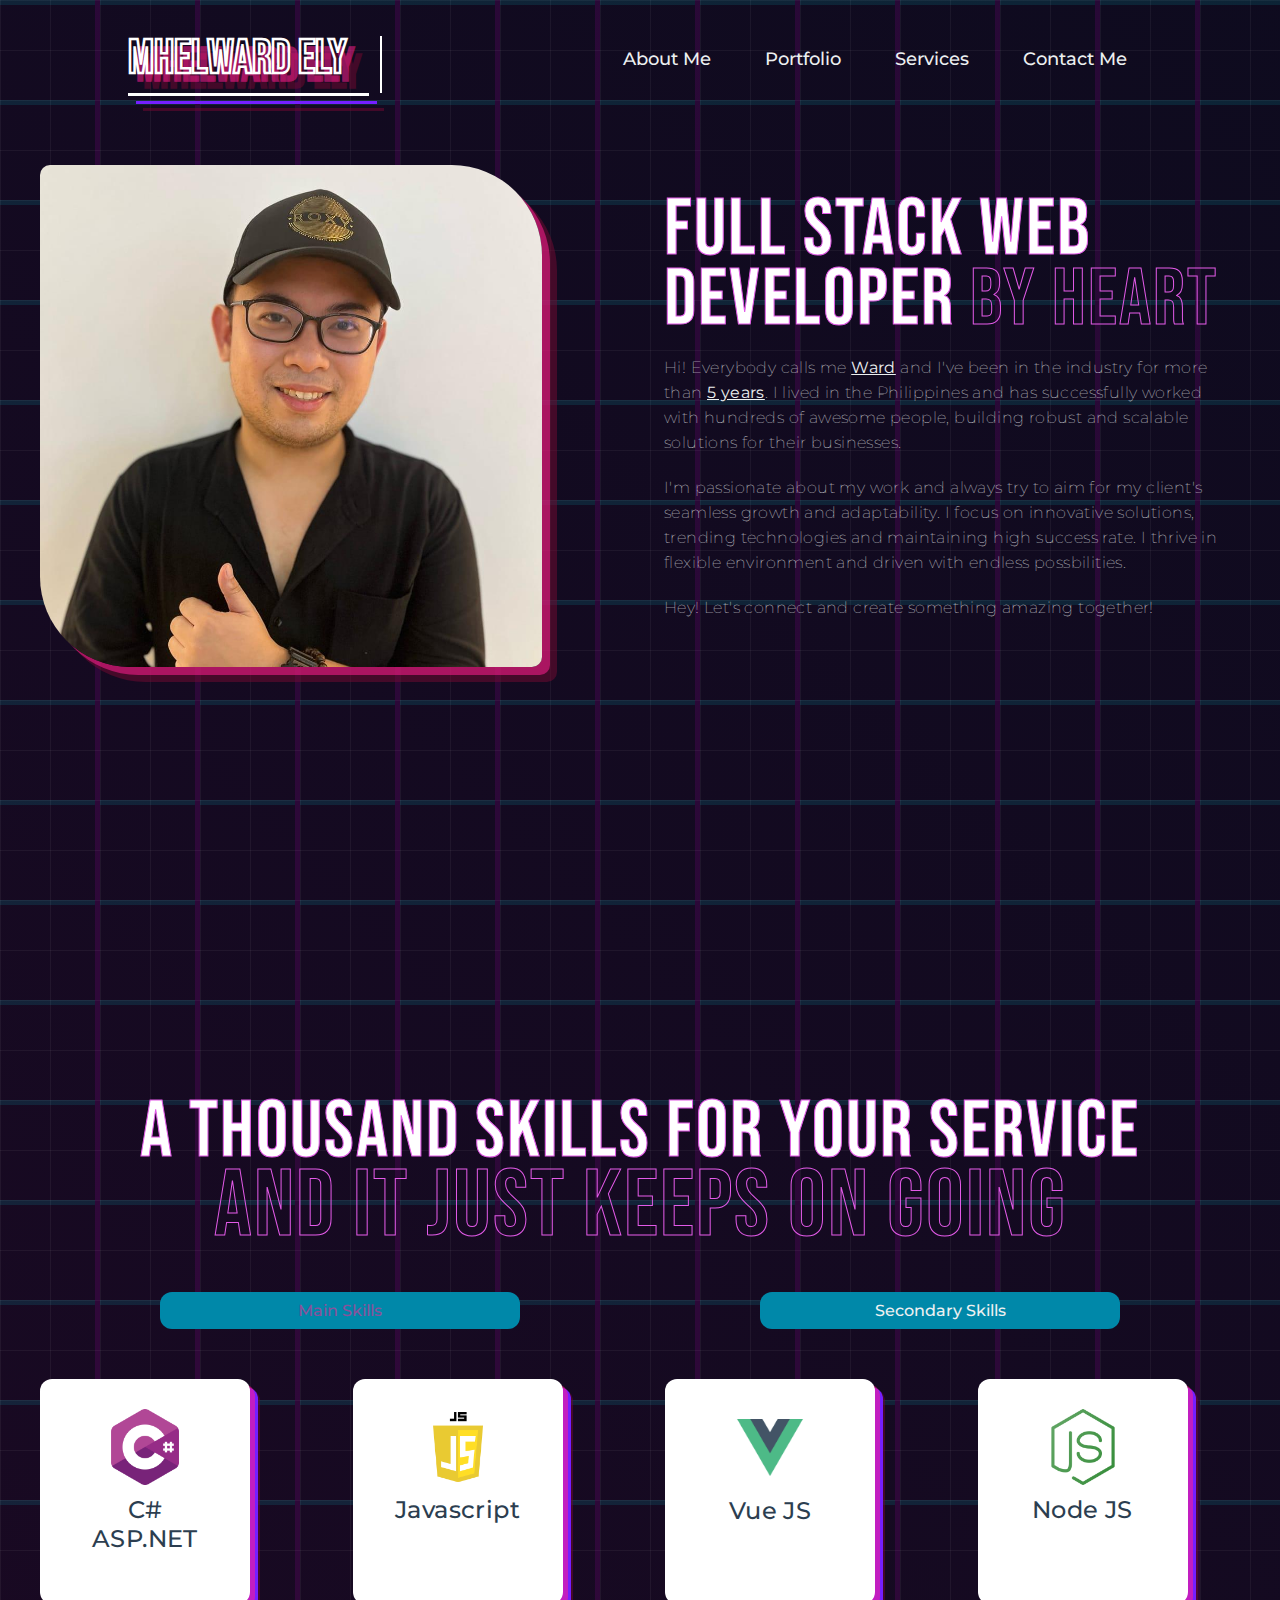
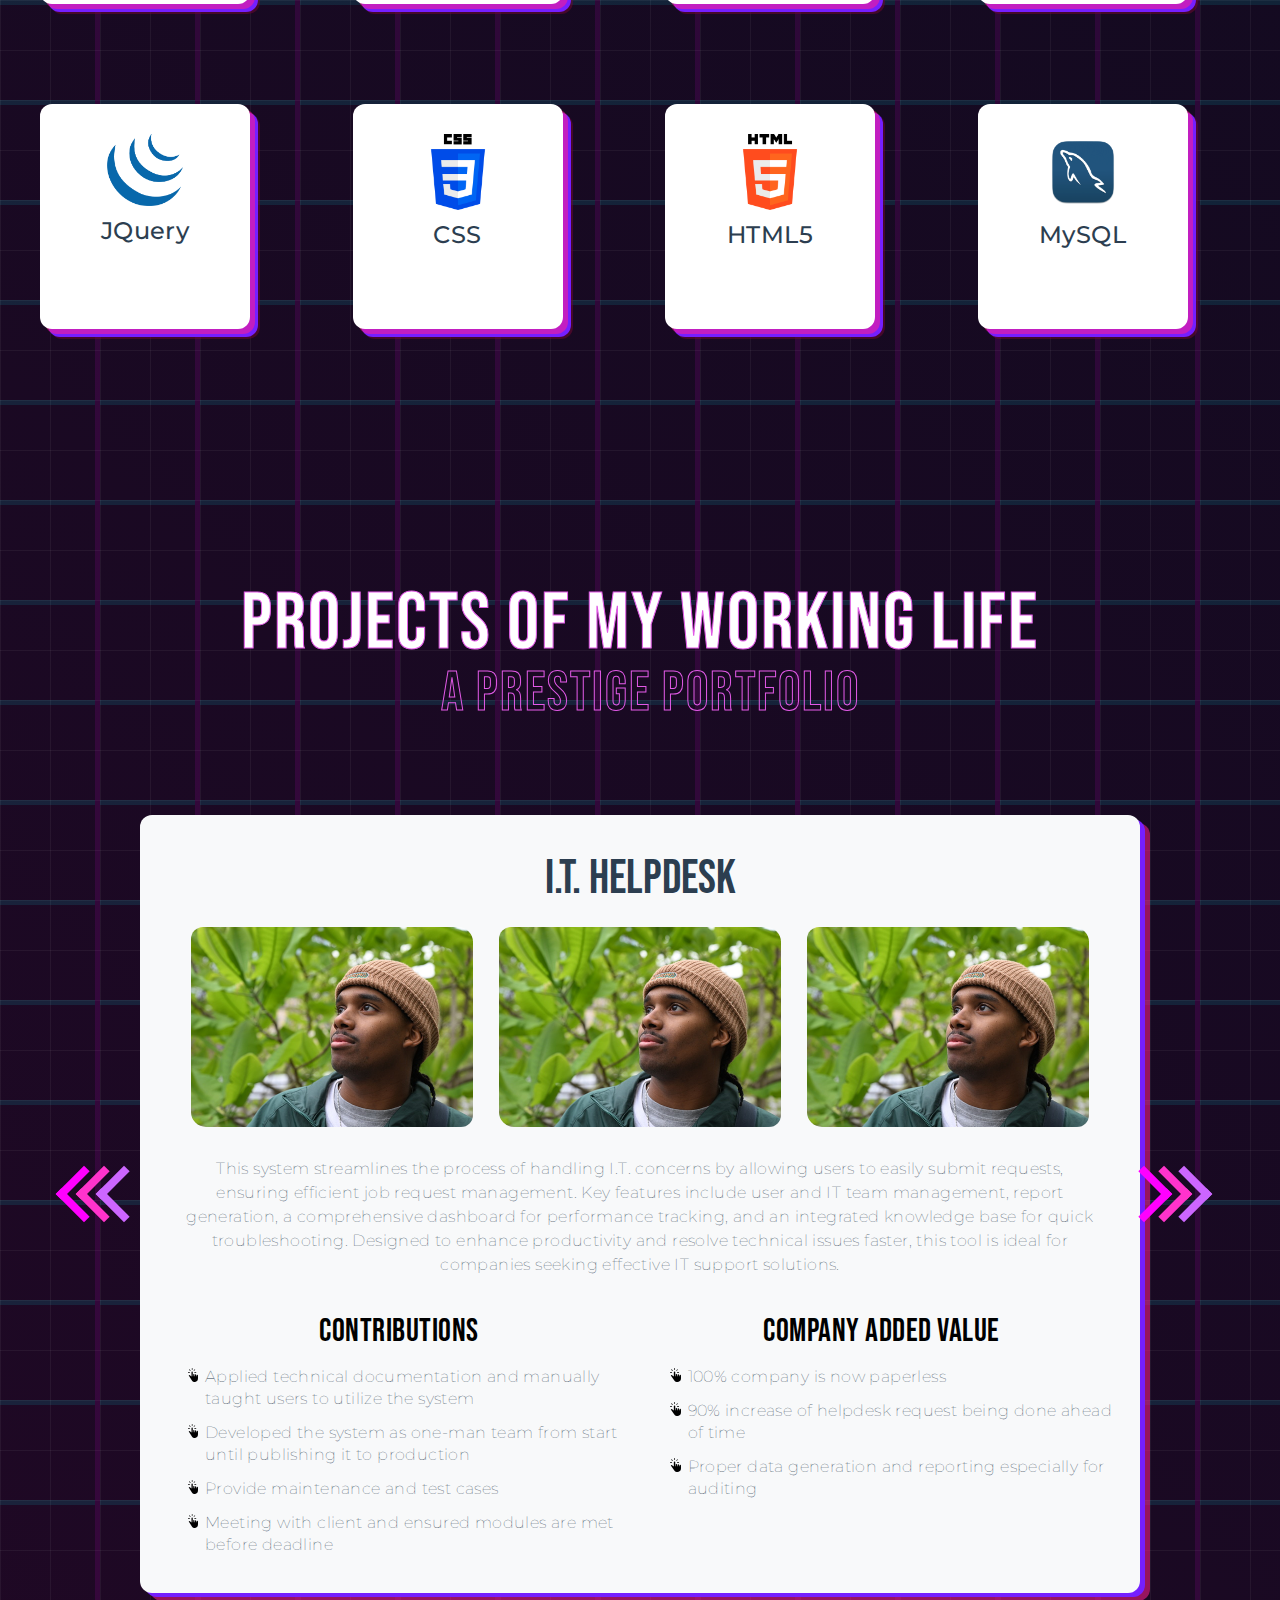
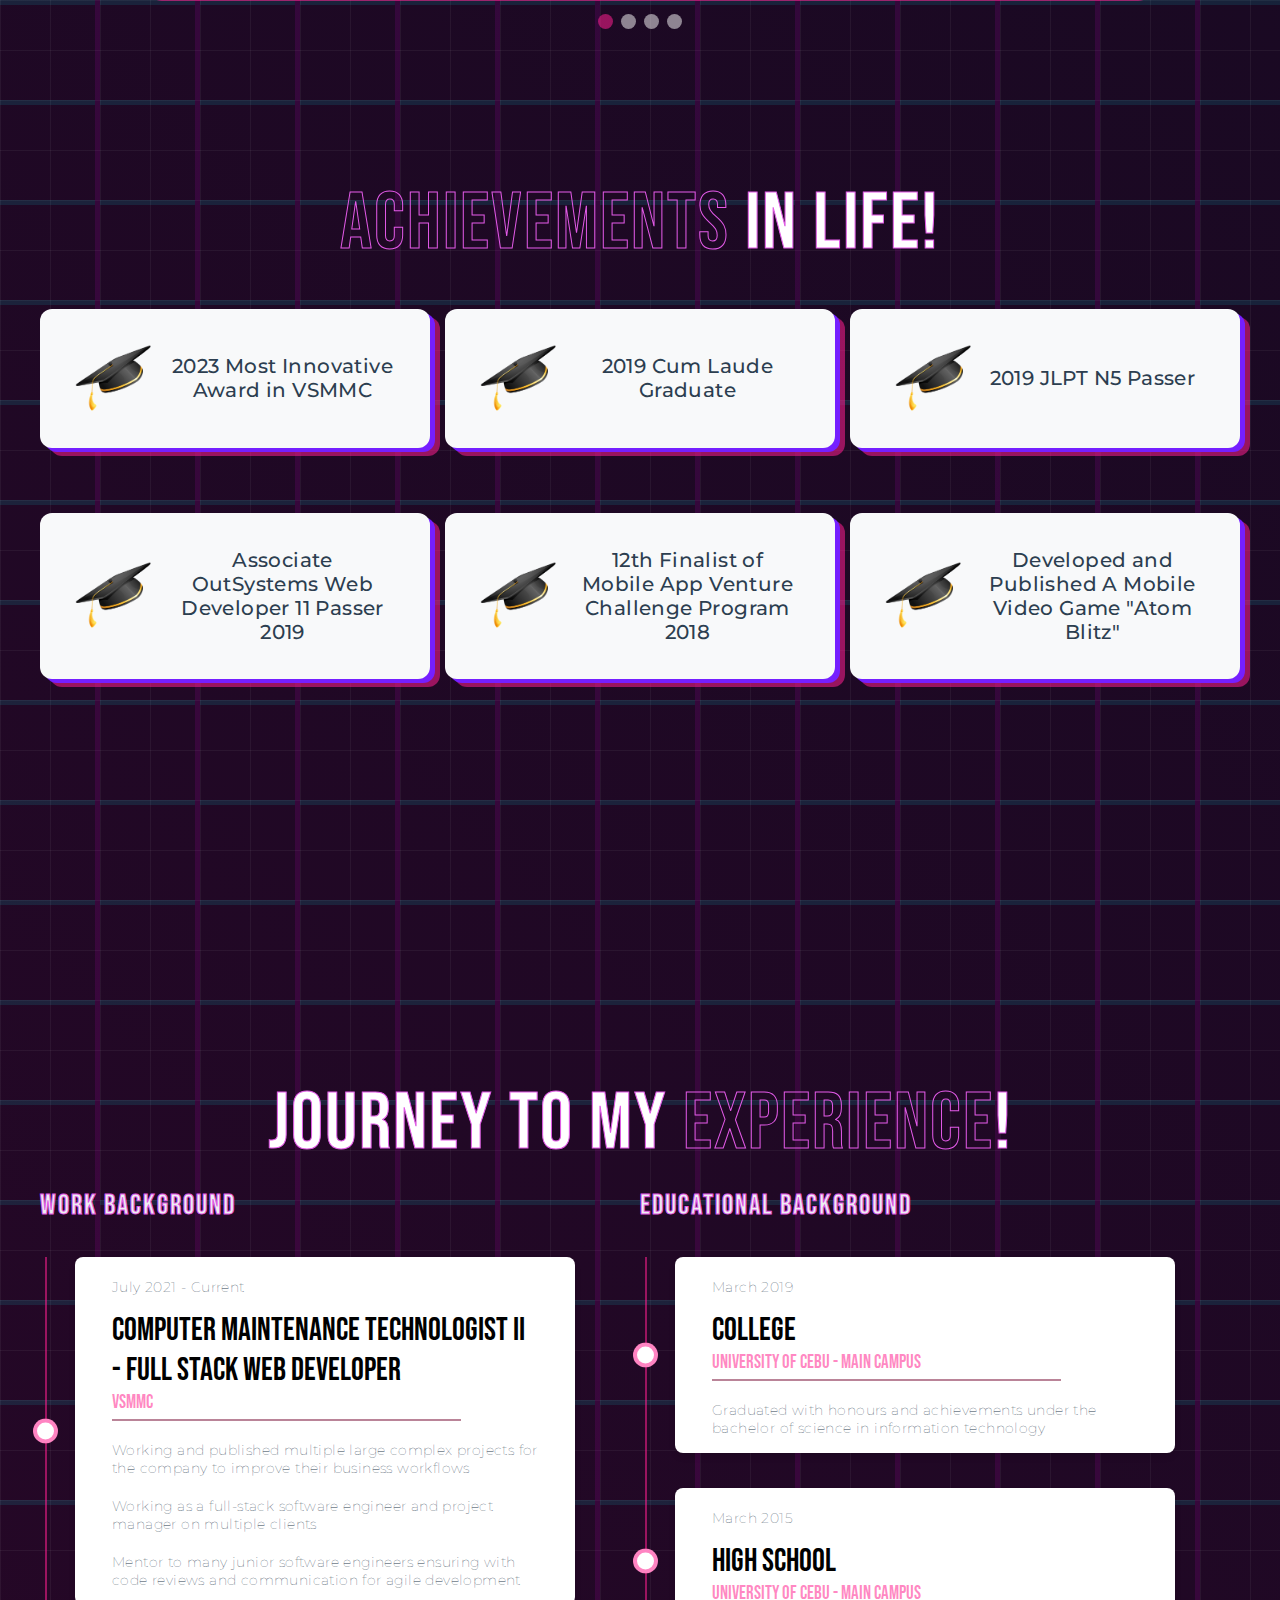
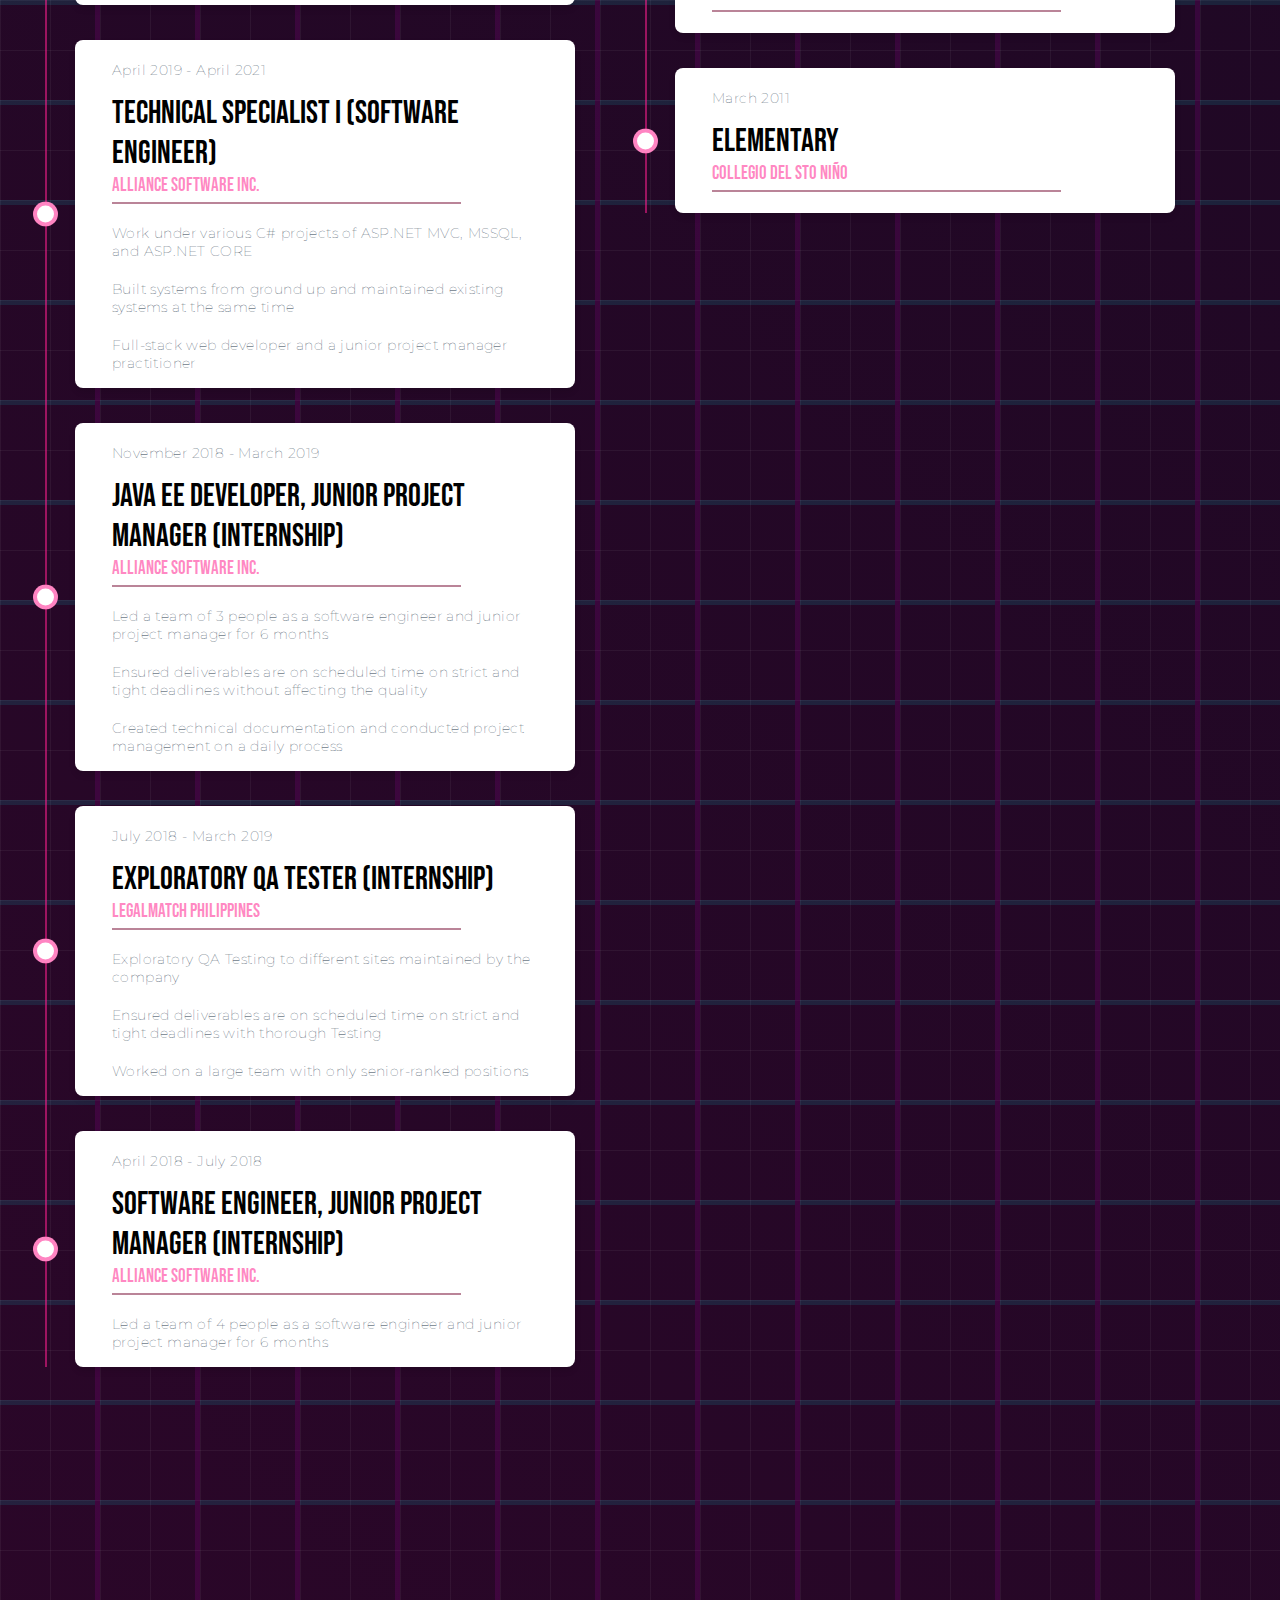
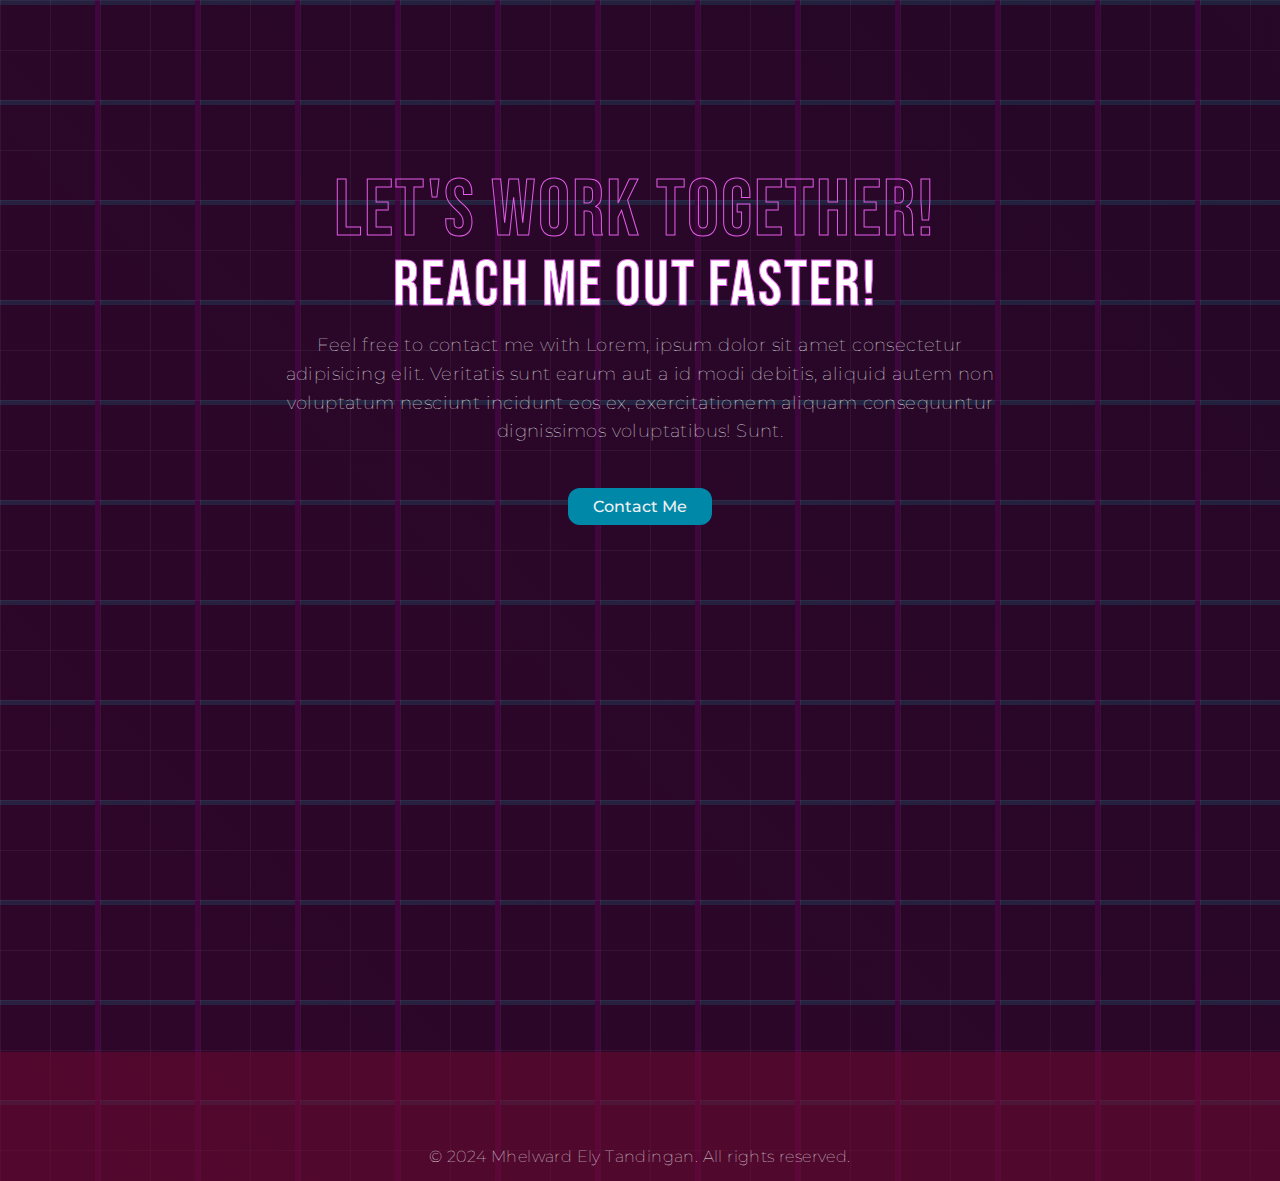
<file: index.html>
<!DOCTYPE html>
<html lang="en">
<head>
    <meta charset="UTF-8">
    <meta name="viewport" content="width=device-width, initial-scale=1.0">
    <meta name="description" content="Portfolio Website of Mhelward's">

    <title>Portfolio of Ward</title>

    <link rel="stylesheet" href="css/style.css">
    <link rel="icon" href="favicon.ico" type="image/x-icon">

    <!-- Open Graph meta tags for better social media sharing -->
    <meta property="og:title" content="Your Page Title">
    <meta property="og:description" content="A brief description of your page content">
    <meta property="og:image" content="https://example.com/image.jpg">
    <meta property="og:url" content="https://example.com/page-url">
</head>
<body>
    <div class="cyberpunk-background"></div>
    <div class="grid-overlay"></div>
    <div class="neon-lines"></div>
    <div class="content">
        <header>
            <h2 id="title">Mhelward Ely</h2>
            <nav>
                <ul class="nav-links">
                    <li>
                        <a href="#">About Me</a>
                    </li>
                    <li>
                        <a href="#">Portfolio</a>
                    </li>
                    <li>
                        <a href="#">Services</a>
                    </li>
                    <li>
                        <a href="#">Contact Me</a>
                    </li>
                </ul>           
            </nav>
        </header>
    
        <main>
            <section class="section-about-me">
                <picture>
                    <img id="main-profile-pic" 
                        loading="lazy" 
                        src="images/profile_pic.jpg" 
                        alt="Profile picture of the professional software engineer named Mhelward Ely Tandingan"
                    >
                </picture>
                <div class="section-about-me-description">
                    <h1 class="main-description-title">
                        <span class="main-description-big-span">FULL STACK WEB DEVELOPER</span> BY HEART
                    </h1>
                    <div class="about-me-description-content">
                        <p>
                            Hi! Everybody calls me <u><strong>Ward</strong></u> and I've been in the industry for more than <u><strong>5 years</strong></u>. I lived in the Philippines and has successfully
                            worked with hundreds of awesome people, building robust and scalable solutions for their businesses.
                        </p>
                        <p>
                            I'm passionate about my work and always try to aim for my client's seamless growth and adaptability. I focus on innovative solutions, trending technologies
                            and maintaining high success rate. I thrive in flexible environment and driven with endless possbilities.
                        </p>
                        <p>
                            Hey! Let's connect and create something amazing together!
                        </p>
                    </div>
                </div>
            </section>
    
            <section class="section-services">
                <div class="services-title-container main-description-title">
                    <h1 class="main-description-big-span">A thousand skills for your service</h1>   
                    <h3 style="margin-top: 5px;">And it just keeps on going</h3>    
                </div>                          
                <div class="skills-tabs" role="tablist" aria-label="Tab Buttons">
                    <button id="button-main-skill-tab" role="tab" aria-selected="true" aria-controls="panel-main-skill"  tabindex="0">Main Skills</button>
                    <button id="button-secondary-skill-tab" role="tab" aria-selected="false" aria-controls="panel-secondary-skill"  tabindex="-1">Secondary Skills</button>
                </div>
                <div class="section-skillsets-tabs">
                    <div id="panel-main-skill" class="skillsets-row" role="tabpanel" aria-labelledby="button-main-skill-tab">
                        <div class="card-skill">
                            <div class="card-body card-body-skill" style="padding: 10px">
                                <div class="card-container-image" style="margin-top: 20px;">
                                    <img src="images/c-sharp.png" loading="lazy" alt="Card image" class="card-icon-image">   
                                </div>                           
                                <p class="card-small-title-description" style="margin-top: 10px;">C# ASP.NET</p>
                            </div>
                        </div>
                        <div class="card-skill">
                            <div class="card-body" style="padding: 10px">
                                <div class="card-container-image" style="margin-top: 20px;">
                                    <img src="images/javascript.png" loading="lazy" alt="Card image" class="card-icon-image">   
                                </div>                           
                                <p class="card-small-title-description" style="margin-top: 10px;">Javascript</p>
                            </div>
                        </div>
                        <div class="card-skill">
                            <div class="card-body" style="padding: 10px">
                                <div class="card-container-image" style="margin-top: 30px;">
                                    <img src="images/vuejs.png" loading="lazy" alt="Card image" class="card-icon-image">   
                                </div>                           
                                <p class="card-small-title-description" style="margin-top: 20px;">Vue JS</p>
                            </div>
                        </div>
                        <div class="card-skill">
                            <div class="card-body" style="padding: 10px">
                                <div class="card-container-image" style="margin-top: 20px;">
                                    <img src="images/nodejs.png" loading="lazy" alt="Card image" class="card-icon-image">   
                                </div>                           
                                <p class="card-small-title-description" style="margin-top: 10px;">Node JS</p>
                            </div>
                        </div>
                        <div class="card-skill">
                            <div class="card-body" style="padding: 10px">
                                <div class="card-container-image" style="margin-top: 20px;">
                                    <img src="images/jquery.png" loading="lazy" alt="Card image" class="card-icon-image">   
                                </div>                           
                                <p class="card-small-title-description" style="margin-top: 10px;">JQuery</p>
                            </div>
                        </div>
                        <div class="card-skill">
                            <div class="card-body" style="padding: 10px">
                                <div class="card-container-image" style="margin-top: 20px;">
                                    <img src="images/css-3.png" loading="lazy" alt="Card image" class="card-icon-image">   
                                </div>                           
                                <p class="card-small-title-description" style="margin-top: 10px;">CSS</p>
                            </div>
                        </div>
                        <div class="card-skill">
                            <div class="card-body" style="padding: 10px">
                                <div class="card-container-image" style="margin-top: 20px;">
                                    <img src="images/html-5.png" loading="lazy" alt="Card image" class="card-icon-image">   
                                </div>                           
                                <p class="card-small-title-description" style="margin-top: 10px;">HTML5</p>
                            </div>
                        </div>
                        <div class="card-skill">
                            <div class="card-body" style="padding: 10px">
                                <div class="card-container-image" style="margin-top: 20px;">
                                    <img src="images/mysql.png" loading="lazy" alt="Card image" class="card-icon-image">   
                                </div>                           
                                <p class="card-small-title-description" style="margin-top: 10px;">MySQL</p>
                            </div>
                        </div>
                    </div>
                    <div id="panel-secondary-skill" class="skillsets-row" role="tabpanel" aria-labelledby="button-secondary-skill-tab" hidden>
                        <div class="card-skill">
                            <div class="card-body card-body-skill" style="padding: 10px">
                                <div class="card-container-image" style="margin-top: 20px;">
                                    <img src="images/digital-art.png" loading="lazy" alt="Card image" class="card-icon-image">   
                                </div>                           
                                <p class="card-small-title-description" style="margin-top: 10px;">Digital Art</p>
                            </div>
                        </div>
                        <div class="card-skill">
                            <div class="card-body" style="padding: 10px">
                                <div class="card-container-image" style="margin-top: 20px;">
                                    <img src="images/inkscape.png" loading="lazy" alt="Card image" class="card-icon-image">   
                                </div>                           
                                <p class="card-small-title-description" style="margin-top: 10px;">Vector Graphics</p>
                            </div>
                        </div>
                        <div class="card-skill">
                            <div class="card-body" style="padding: 10px">
                                <div class="card-container-image" style="margin-top: 30px;">
                                    <img src="images/animation.gif" loading="lazy" alt="Card image" class="card-icon-image">   
                                </div>                           
                                <p class="card-small-title-description" style="margin-top: 20px;">2D Rigging Animation</p>
                            </div>
                        </div>
                        <div class="card-skill">
                            <div class="card-body" style="padding: 10px">
                                <div class="card-container-image" style="margin-top: 20px;">
                                    <img src="images/godot.png" loading="lazy" alt="Card image" class="card-icon-image">   
                                </div>                           
                                <p class="card-small-title-description" style="margin-top: 10px;">Godot</p>
                            </div>
                        </div>
                        <div class="card-skill">
                            <div class="card-body" style="padding: 10px">
                                <div class="card-container-image" style="margin-top: 20px;">
                                    <img src="images/game_design.png" loading="lazy" alt="Card image" class="card-icon-image">   
                                </div>                           
                                <p class="card-small-title-description" style="margin-top: 10px;">Game Design</p>
                            </div>
                        </div> 
                        <div class="card-skill">
                            <div class="card-body" style="padding: 10px">
                                <div class="card-container-image" style="margin-top: 20px;">
                                    <img src="images/photoshop.png" loading="lazy" alt="Card image" class="card-icon-image">   
                                </div>                           
                                <p class="card-small-title-description" style="margin-top: 10px;">Photoshop</p>
                            </div>
                        </div> 
                    </div>
                </div>            
            </section>
    
            <section id="section-portfolio-id" class="section-portfolio">    
                <h1 class="main-description-title main-description-big-span flex-center">Projects Of My Working Life</h1>
                <h2 class="services-secondary-title" style="margin-left: 20px;">A Prestige Portfolio</h2>    
                <div class="carousel margin-top-50px">
                    <div class="carousel-container">
                        <div class="carousel-slide">
                            <div class="flex-center" style="gap: 5.0%;">
                                <div class="card">
                                    <div class="card-body">
                                        <h1 class="card-title-description">I.T. HELPDESK</h1>
                                        <div class="card-image-container">
                                            <img src="images/sample_image.jpg" alt="Card image" class="card-image">
                                            <img src="images/sample_image.jpg" alt="Card image" class="card-image">
                                            <img src="images/sample_image.jpg" alt="Card image" class="card-image">
                                        </div>
                                        <p class="card-description-services">This system streamlines the process of handling I.T. concerns by allowing users to easily submit requests, ensuring efficient job request management. Key features include user and IT team management, report generation, a comprehensive dashboard for performance tracking, and an integrated knowledge base for quick troubleshooting. Designed to enhance productivity and resolve technical issues faster, this tool is ideal for companies seeking effective IT support solutions.</p>
                                        <!-- <a class="card-link-dark flex-center" onclick="openModal();" class="flex-center">More Info</a> -->
                                        <hr />
                                        <div class="card-others-container">
                                            <div class="card-contribution-content">
                                                <h1 class="contribution-title">Contributions</h1>
                                                <ul class="list-contribution">
                                                    <li>
                                                        <p>Applied technical documentation and manually taught users to utilize the system</p>
                                                    </li>
                                                    <li>
                                                        <p>Developed the system as one-man team from start until publishing it to production</p>
                                                    </li>
                                                    <li>
                                                        <p>Provide maintenance and test cases</p>
                                                    </li>
                                                    <li>
                                                        <p>Meeting with client and ensured modules are met before deadline</p>
                                                    </li>
                                                </ul>
                                            </div>
                                            <div class="card-company-value-content">
                                                <h1 class="company-added-value-title">Company Added Value</h1>
                                                <ul class="list-added-value">
                                                    <li>
                                                        <p>100% company is now paperless</p>
                                                    </li>
                                                    <li>
                                                        <p>90% increase of helpdesk request being done ahead of time</p>
                                                    </li>
                                                    <li>
                                                        <p>Proper data generation and reporting especially for auditing</p>
                                                    </li>
                                                </ul>
                                            </div>
                                        </div>
                                    </div>
                                </div>
                            </div>                        
                        </div>
                        <div class="carousel-slide">
                            <div class="flex-center" style="gap: 5.0%;">
                                <div class="card">
                                    <div class="card-body">
                                        <h1 class="card-title-description">Emergency Department Real-Time Notifier</h1>
                                        <div class="card-image-container">
                                            <img src="images/sample_image.jpg" alt="Card image" class="card-image">
                                            <img src="images/sample_image.jpg" alt="Card image" class="card-image">
                                            <img src="images/sample_image.jpg" alt="Card image" class="card-image">
                                        </div>
                                        <p class="card-description-services">This innovative system enhances the efficiency of emergency department operations by providing hospital staff with real-time, audible alerts that enable immediate response to incoming patients. Designed to support 24/7 workflows, the system offers robust features, including staff and patient management, dynamic queueing, continuous alerting, patient record tracking, team oversight, and comprehensive report generation. By streamlining critical processes, this solution ensures swift, coordinated actions that can significantly improve patient outcomes and departmental efficiency.</p>
                                        <!-- <a class="card-link-dark flex-center" onclick="openModal();" class="flex-center">More Info</a> -->
                                        <hr />
                                        <div class="card-others-container">
                                            <div class="card-contribution-content">
                                                <h1 class="contribution-title">Contributions</h1>
                                                <ul class="list-contribution">
                                                    <li>
                                                        <p>Applied technical documentation and manually taught users to utilize the system</p>
                                                    </li>
                                                    <li>
                                                        <p>Developed the system as one-man team from start until publishing it to production</p>
                                                    </li>
                                                    <li>
                                                        <p>Provide maintenance and test cases</p>
                                                    </li>
                                                    <li>
                                                        <p>Meeting with client and ensured modules are met before deadline</p>
                                                    </li>
                                                </ul>
                                            </div>
                                            <div class="card-company-value-content">
                                                <h1 class="company-added-value-title">Company Added Value</h1>
                                                <ul class="list-added-value">
                                                    <li>
                                                        <p>100% hospital is now paperless</p>
                                                    </li>
                                                    <li>
                                                        <p>85% increase of accepting patients in the emergency</p>
                                                    </li>
                                                    <li>
                                                        <p>Proper data generation and reporting especially for auditing</p>
                                                    </li>
                                                </ul>
                                            </div>
                                        </div>
                                    </div>
                                </div>
                            </div>                        
                        </div>
                        <div class="carousel-slide">
                            <div class="flex-center" style="gap: 5.0%;">
                                <div class="card">
                                    <div class="card-body">
                                        <h1 class="card-title-description">Procurement and Inventory Management System</h1>
                                        <div class="card-image-container">
                                            <img src="images/sample_image.jpg" alt="Card image" class="card-image">
                                            <img src="images/sample_image.jpg" alt="Card image" class="card-image">
                                            <img src="images/sample_image.jpg" alt="Card image" class="card-image">
                                        </div>
                                        <p class="card-description-services">This comprehensive system modernizes and streamlines the entire procurement and inventory management process for companies, improving productivity and data security. Key features include user and department management, robust item inventory tracking, detailed report generation, and a centralized dashboard that provides real-time insights into each department's procurement plans. Additionally, the system includes secure file management to prevent data loss and ensures efficient, transparent transactions across all stages of procurement planning.</p>
                                        <!-- <a class="card-link-dark flex-center" onclick="openModal();" class="flex-center">More Info</a> -->
                                        <hr />
                                        <div class="card-others-container">
                                            <div class="card-contribution-content">
                                                <h1 class="contribution-title">Contributions</h1>
                                                <ul class="list-contribution">
                                                    <li>
                                                        <p>Applied technical documentation and manually taught users to utilize the system</p>
                                                    </li>
                                                    <li>
                                                        <p>Developed the system as one-man team from start until publishing it to production</p>
                                                    </li>
                                                    <li>
                                                        <p>Provide maintenance and test cases</p>
                                                    </li>
                                                    <li>
                                                        <p>Meeting with client and ensured modules are met before deadline</p>
                                                    </li>
                                                </ul>
                                            </div>
                                            <div class="card-company-value-content">
                                                <h1 class="company-added-value-title">Company Added Value</h1>
                                                <ul class="list-added-value">
                                                    <li>
                                                        <p>Replaced company from using excel</p>
                                                    </li>
                                                    <li>
                                                        <p>100% company can finish their process on time</p>
                                                    </li>
                                                    <li>
                                                        <p>Proper data generation and reporting especially for auditing</p>
                                                    </li>
                                                </ul>
                                            </div>
                                        </div>
                                    </div>
                                </div>
                            </div>                        
                        </div>
                        <div class="carousel-slide">
                            <div class="flex-center" style="gap: 5.0%;">
                                <div class="card">
                                    <div class="card-body">
                                        <h1 class="card-title-description">Preventive Maintenance System</h1>
                                        <div class="card-image-container">
                                            <img src="images/sample_image.jpg" alt="Card image" class="card-image">
                                            <img src="images/sample_image.jpg" alt="Card image" class="card-image">
                                            <img src="images/sample_image.jpg" alt="Card image" class="card-image">
                                        </div>
                                        <p class="card-description-services">This system records the employee's PC workstation's preventive maintenance details and its status. Key features include user and IT team management, workstation status monitoring, peripherals inventory management, and a dashboard that provides...... Additionally, the system includes secure file management to prevent data loss and ensures efficient, transparent transactions across all stages of procurement planning.</p>
                                        <!-- <a class="card-link-dark flex-center" onclick="openModal();" class="flex-center">More Info</a> -->
                                        <hr />
                                        <div class="card-others-container">
                                            <div class="card-contribution-content">
                                                <h1 class="contribution-title">Contributions</h1>
                                                <ul class="list-contribution">
                                                    <li>
                                                        <p>Applied technical documentation and manually taught users to utilize the system</p>
                                                    </li>
                                                    <li>
                                                        <p>Developed the system as one-man team from start until publishing it to production</p>
                                                    </li>
                                                    <li>
                                                        <p>Provide maintenance and test cases</p>
                                                    </li>
                                                    <li>
                                                        <p>Meeting with client and ensured modules are met before deadline</p>
                                                    </li>
                                                </ul>
                                            </div>
                                            <div class="card-company-value-content">
                                                <h1 class="company-added-value-title">Company Added Value</h1>
                                                <ul class="list-added-value">
                                                    <li>
                                                        <p>Replaced company from using excel</p>
                                                    </li>
                                                    <li>
                                                        <p>100% company can finish their process on time</p>
                                                    </li>
                                                    <li>
                                                        <p>Proper data generation and reporting especially for auditing</p>
                                                    </li>
                                                </ul>
                                            </div>
                                        </div>
                                    </div>
                                </div>
                            </div>                        
                        </div>
                    </div>
                    <div class="carousel-btn carousel-btn-prev flex-center">
                        <div class="carousel-btn-left-image">
                            <div class="arrow">
                                <div class="chevron-left"></div>
                                <div class="chevron-left"></div>
                                <div class="chevron-left"></div>
                            </div>
                        </div>
                    </div>
                    <div class="carousel-btn carousel-btn-next flex-center">
                        <div class="carousel-btn-right-image">
                            <div class="arrow">
                                <div class="chevron-right"></div>
                                <div class="chevron-right"></div>
                                <div class="chevron-right"></div>
                            </div>
                        </div>
                    </div>
                    <div class="carousel-dots"></div>
                </div>            
            </section>
    
            <section class="section-achievements">
                <div class="flex-center">
                    <h1 class="main-description-title main-description-big-span"><span class="font-main-style-stroke">achievements</span> in life!</h1>           
                </div>
                
                <div class="section-achievement-elements">
                    <div class="card margin-top-50px" style="max-width: 400px;">
                        <div class="card-body">
                            <div class="achievement-content">
                                <img src="images/graduation_hat.png" width="25%" alt="Profile picture of the professional software engineer who made this website">
                                <p class="card-description-achievement">2023 Most Innovative Award in VSMMC</p>
                            </div>                        
                        </div>
                    </div>
                    <div class="card margin-top-50px" style="max-width: 400px;">
                        <div class="card-body">
                            <div class="achievement-content">
                                <img src="images/graduation_hat.png" width="25%" alt="Profile picture of the professional software engineer who made this website">
                                <p class="card-description-achievement">2019 Cum Laude Graduate</p>
                            </div>                        
                        </div>
                    </div>
                    <div class="card margin-top-50px" style="max-width: 400px;">
                        <div class="card-body">
                            <div class="achievement-content">
                                <img src="images/graduation_hat.png" width="25%" alt="Profile picture of the professional software engineer who made this website">
                                <p class="card-description-achievement">2019 JLPT N5 Passer</p>
                            </div>                        
                        </div>
                    </div>
                    <div class="card margin-top-50px" style="max-width: 400px;">
                        <div class="card-body">
                            <div class="achievement-content">
                                <img src="images/graduation_hat.png" width="25%" alt="Profile picture of the professional software engineer who made this website">
                                <p class="card-description-achievement">Associate OutSystems Web Developer 11 Passer 2019</p>
                            </div>                        
                        </div>
                    </div>
                    <div class="card margin-top-50px" style="max-width: 400px;">
                        <div class="card-body">
                            <div class="achievement-content">
                                <img src="images/graduation_hat.png" width="25%" alt="Profile picture of the professional software engineer who made this website">
                                <p class="card-description-achievement">12th Finalist of Mobile App Venture Challenge Program 2018</p>
                            </div>                        
                        </div>
                    </div>
                    <div class="card margin-top-50px" style="max-width: 400px;">
                        <div class="card-body">
                            <div class="achievement-content">
                                <img src="images/graduation_hat.png" width="25%" alt="Profile picture of the professional software engineer who made this website">
                                <p class="card-description-achievement">Developed and Published A Mobile Video Game "Atom Blitz"</p>
                            </div>                        
                        </div>
                    </div>
                </div>            
            </section>
    
            <section class="section-experiences">
                <div class="flex-center">
                    <h1 class="main-description-title main-description-big-span" style="margin-bottom: 30px;">Journey to my <span class="font-main-style-stroke">experience</span>!</h1>
                </div>            
                <div class="section-experience-content">               
                    <div class="working-exp-bg-content">
                        <h2 class="medium-title">Work Background</h2>
                        <div class="timeline">
                            <div class="timeline-item">
                                <div class="timeline-content">
                                    <p class="timeline-experience-item">July 2021 - Current</p>
                                    <h3 class="timeline-experience-job-title">Computer Maintenance Technologist II - Full Stack Web Developer</h3>
                                    <h3 class="timeline-experience-company">VSMMC</h3>
                                    <hr class="timeline-experience-item-line"/>
                                    <p class="timeline-experience-description">Working and published multiple large complex projects for the company to improve their business workflows</p>
                                    <p class="timeline-experience-description">Working as a full-stack software engineer and project manager on multiple clients</p>
                                    <p class="timeline-experience-description">Mentor to many junior software engineers ensuring with code reviews and communication for agile development</p>
                                </div>                            
                            </div>   
                            <div class="timeline-item">
                                <div class="timeline-content">
                                    <p class="timeline-experience-item">April 2019 - April 2021</p>
                                    <h3 class="timeline-experience-job-title">Technical Specialist I (Software Engineer)</h3>
                                    <h3 class="timeline-experience-company">ALLIANCE SOFTWARE INC.</h3>
                                    <hr class="timeline-experience-item-line"/>
                                    <p class="timeline-experience-description">Work under various C# projects of ASP.NET MVC, MSSQL, and ASP.NET CORE</p>
                                    <p class="timeline-experience-description">Built systems from ground up and maintained existing systems at the same time</p>
                                    <p class="timeline-experience-description">Full-stack web developer and a junior project manager practitioner</p>
                                </div>                            
                            </div>  
                            <div class="timeline-item">
                                <div class="timeline-content">
                                    <p class="timeline-experience-item">November 2018 - March 2019</p>
                                    <h3 class="timeline-experience-job-title">Java EE Developer, Junior Project Manager (Internship)</h3>
                                    <h3 class="timeline-experience-company">ALLIANCE SOFTWARE INC.</h3>
                                    <hr class="timeline-experience-item-line"/>
                                    <p class="timeline-experience-description">Led a team of 3 people as a software engineer and junior project manager for 6 months</p>
                                    <p class="timeline-experience-description">Ensured deliverables are on scheduled time on strict and tight deadlines without affecting the quality</p>
                                    <p class="timeline-experience-description">Created technical documentation and conducted project management on a daily process</p>
                                </div>                            
                            </div>
                            <div class="timeline-item">
                                <div class="timeline-content">
                                    <p class="timeline-experience-item">July 2018 - March 2019</p>
                                    <h3 class="timeline-experience-job-title">Exploratory QA Tester (Internship)</h3>
                                    <h3 class="timeline-experience-company">LEGALMATCH PHILIPPINES</h3>
                                    <hr class="timeline-experience-item-line"/>
                                    <p class="timeline-experience-description">Exploratory QA Testing to different sites maintained by the company</p>
                                    <p class="timeline-experience-description">Ensured deliverables are on scheduled time on strict and tight deadlines with thorough Testing</p>
                                    <p class="timeline-experience-description">Worked on a large team with only senior-ranked positions</p>
                                </div>                            
                            </div>     
                            <div class="timeline-item">
                                <div class="timeline-content">
                                    <p class="timeline-experience-item">April 2018 - July 2018</p>
                                    <h3 class="timeline-experience-job-title">Software Engineer, Junior Project Manager (Internship)</h3>
                                    <h3 class="timeline-experience-company">ALLIANCE SOFTWARE INC.</h3>
                                    <hr class="timeline-experience-item-line"/>
                                    <p class="timeline-experience-description">Led a team of 4 people as a software engineer and junior project manager for 6 months</p>
                                </div>                            
                            </div>                
                        </div>
                    </div>  
                    <div class="educational-exp-bg-content">
                        <h2 class="medium-title">Educational Background</h2>
                        <div class="timeline">
                            <div class="timeline-item">
                                <div class="timeline-content">
                                    <p class="timeline-experience-item">March 2019</p>
                                    <h3 class="timeline-experience-job-title">College</h3>
                                    <h3 class="timeline-experience-company">University of Cebu - Main Campus</h3>
                                    <hr class="timeline-experience-item-line"/>
                                    <p class="timeline-experience-description">Graduated with honours and achievements under the bachelor of science in information technology</p>
                                </div>                            
                            </div>   
                            <div class="timeline-item">
                                <div class="timeline-content">
                                    <p class="timeline-experience-item">March 2015</p>
                                    <h3 class="timeline-experience-job-title">High School</h3>
                                    <h3 class="timeline-experience-company">University of Cebu - Main Campus</h3>
                                    <hr class="timeline-experience-item-line"/>
                                </div>                            
                            </div>   
                            <div class="timeline-item">
                                <div class="timeline-content">
                                    <p class="timeline-experience-item">March 2011</p>
                                    <h3 class="timeline-experience-job-title">Elementary</h3>
                                    <h3 class="timeline-experience-company">Collegio Del Sto Niño</h3>
                                    <hr class="timeline-experience-item-line"/>
                                </div>                            
                            </div>              
                        </div>
                    </div>               
                </div>
                
            </section>
            
            <section class="section-contact-me-button">
                <div class="section-contact-me-button-elements">
                    <h1 class="main-description-title" style="margin-right: 10px;">Let's Work Together! <span class="main-description-big-span" style="font-size: 4rem;">Reach me out faster!</span></h1>
                    <p style="padding: 10px 5px;">Feel free to contact me with Lorem, ipsum dolor sit amet consectetur adipisicing elit. Veritatis sunt earum aut a id modi debitis, aliquid autem non voluptatum nesciunt incidunt eos ex, exercitationem aliquam consequuntur dignissimos voluptatibus! Sunt.</p>
                    <button>Contact Me</button>
                </div>
            </section>
        </main>
    
        <footer>
            <div class="footer-bottom">
                <p>&copy; 2024 Mhelward Ely Tandingan. All rights reserved.</p>
            </div>
        </footer>
    
        <!-- Modals -->
        <div class="modal-overlay">
            <div class="modal">
                <div class="modal-header">
                    <h2>Modal Header</h2>
                </div>
                <div class="modal-body">
                    <p class="text-dark-color">Lorem ipsum dolor sit amet consectetur adipisicing elit. Deserunt, illo explicabo beatae voluptate quo libero consequatur incidunt minima aliquid, expedita natus voluptatem molestias dolor perspiciatis eaque, ut voluptates quam earum.</p>
                </div>
                <div class="modal-footer">
                    <button id="btn-modal-close" class="btn-secondary" onclick="closeModal();">Close</button>
                </div>
            </div>
        </div>
    </div>    

    <!-- Scripts -->
    <script src="./js/components/tabs.js"></script>
    <script src="./js/components/carousel.js"></script>
    <script src="./js/components/modal.js"></script>
</body>
</html>
</file>
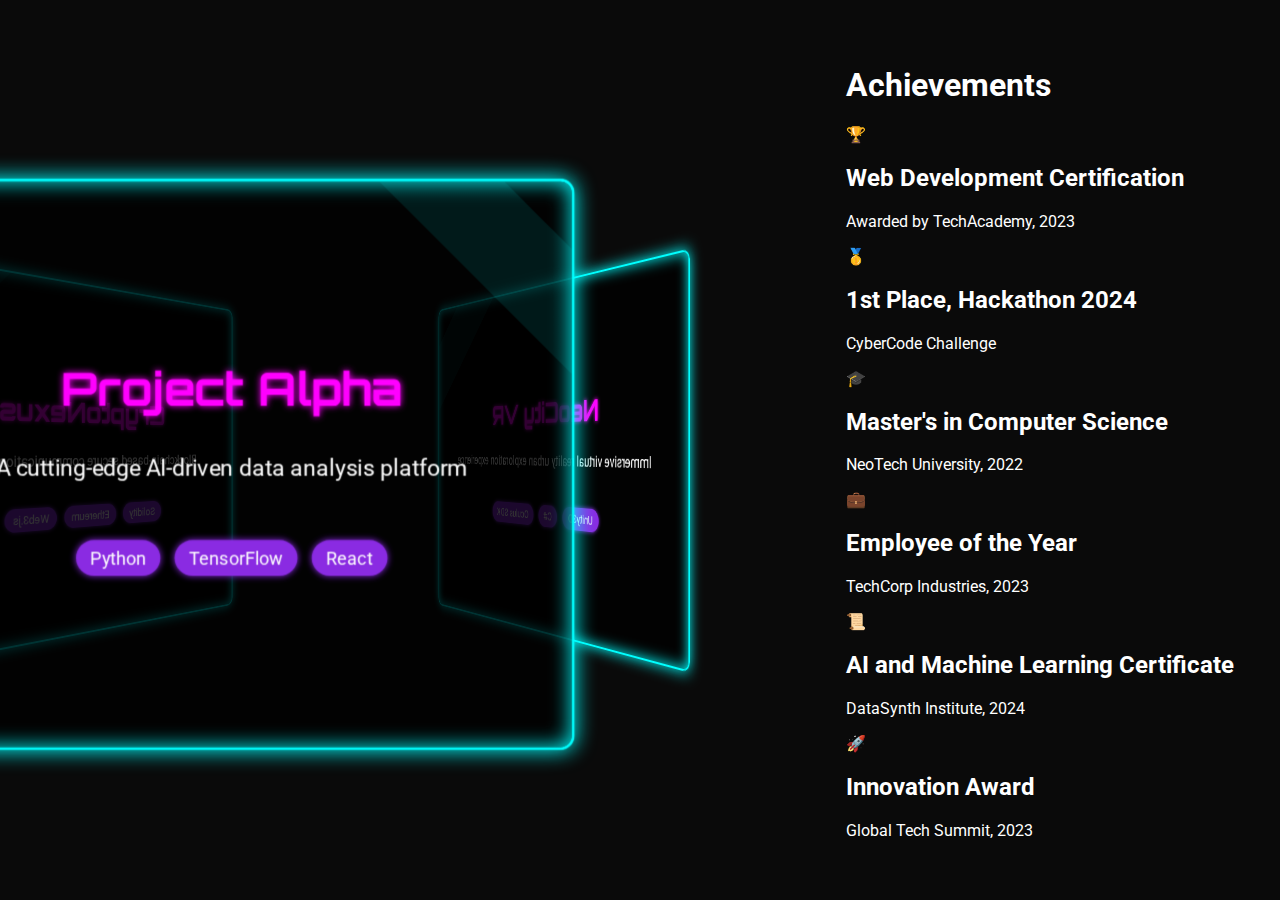
<file: sample.html>
<!DOCTYPE html>
<html lang="en">
<head>
    <meta charset="UTF-8">
    <meta name="viewport" content="width=device-width, initial-scale=1.0">
    <title>Cyberpunk Portfolio Carousel</title>
    <link rel="stylesheet" href="css/sample.css">
</head>
<body>
    <div class="carousel-container">
        <div class="carousel">
            <div class="slide">
                <h2>Project Alpha</h2>
                <p class="summary">A cutting-edge AI-driven data analysis platform</p>
                <ul class="tools">
                    <li>Python</li>
                    <li>TensorFlow</li>
                    <li>React</li>
                </ul>
            </div>
            <div class="slide">
                <h2>NeoCity VR</h2>
                <p class="summary">Immersive virtual reality urban exploration experience</p>
                <ul class="tools">
                    <li>Unity3D</li>
                    <li>C#</li>
                    <li>Oculus SDK</li>
                </ul>
            </div>
            <div class="slide">
                <h2>CryptoNexus</h2>
                <p class="summary">Blockchain-based secure communication system</p>
                <ul class="tools">
                    <li>Solidity</li>
                    <li>Ethereum</li>
                    <li>Web3.js</li>
                </ul>
            </div>
        </div>
    </div>

    <div class="container">
        <h1 class="glitch" data-text="Achievements">Achievements</h1>
        <div class="achievement-grid">
            <div class="achievement-card">
                <div class="achievement-icon">🏆</div>
                <h2>Web Development Certification</h2>
                <p>Awarded by TechAcademy, 2023</p>
            </div>
            <div class="achievement-card">
                <div class="achievement-icon">🥇</div>
                <h2>1st Place, Hackathon 2024</h2>
                <p>CyberCode Challenge</p>
            </div>
            <div class="achievement-card">
                <div class="achievement-icon">🎓</div>
                <h2>Master's in Computer Science</h2>
                <p>NeoTech University, 2022</p>
            </div>
            <div class="achievement-card">
                <div class="achievement-icon">💼</div>
                <h2>Employee of the Year</h2>
                <p>TechCorp Industries, 2023</p>
            </div>
            <div class="achievement-card">
                <div class="achievement-icon">📜</div>
                <h2>AI and Machine Learning Certificate</h2>
                <p>DataSynth Institute, 2024</p>
            </div>
            <div class="achievement-card">
                <div class="achievement-icon">🚀</div>
                <h2>Innovation Award</h2>
                <p>Global Tech Summit, 2023</p>
            </div>
        </div>
    </div>
</body>
</html>
</file>
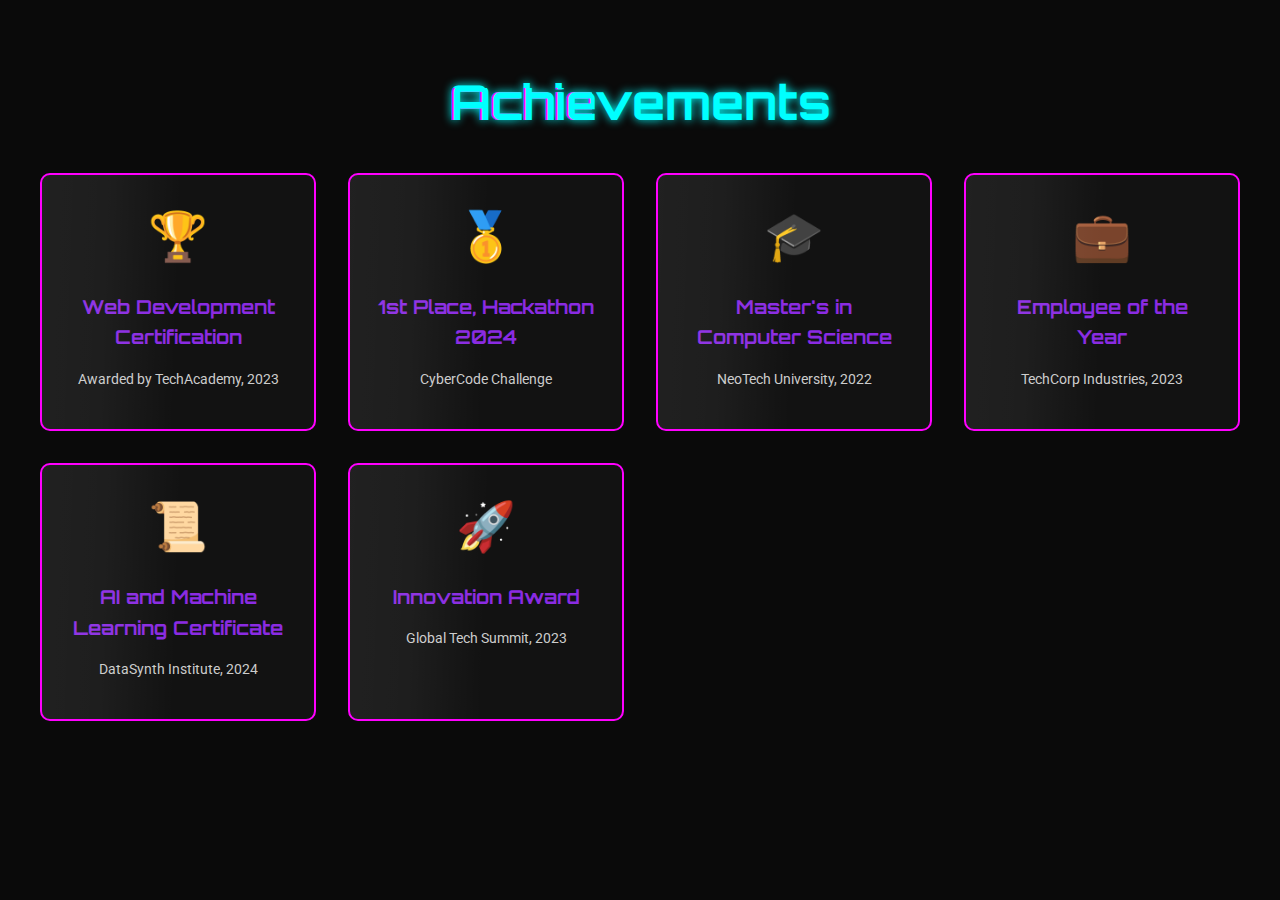
<file: sample2.html>
<!DOCTYPE html>
<html lang="en">
<head>
    <meta charset="UTF-8">
    <meta name="viewport" content="width=device-width, initial-scale=1.0">
    <title>Cyberpunk Achievement Showcase</title>
    <link rel="stylesheet" href="css/sample2.css">
</head>
<body>
    <div class="container">
        <h1 class="glitch" data-text="Achievements">Achievements</h1>
        <div class="achievement-grid">
            <div class="achievement-card">
                <div class="achievement-icon">🏆</div>
                <h2>Web Development Certification</h2>
                <p>Awarded by TechAcademy, 2023</p>
            </div>
            <div class="achievement-card">
                <div class="achievement-icon">🥇</div>
                <h2>1st Place, Hackathon 2024</h2>
                <p>CyberCode Challenge</p>
            </div>
            <div class="achievement-card">
                <div class="achievement-icon">🎓</div>
                <h2>Master's in Computer Science</h2>
                <p>NeoTech University, 2022</p>
            </div>
            <div class="achievement-card">
                <div class="achievement-icon">💼</div>
                <h2>Employee of the Year</h2>
                <p>TechCorp Industries, 2023</p>
            </div>
            <div class="achievement-card">
                <div class="achievement-icon">📜</div>
                <h2>AI and Machine Learning Certificate</h2>
                <p>DataSynth Institute, 2024</p>
            </div>
            <div class="achievement-card">
                <div class="achievement-icon">🚀</div>
                <h2>Innovation Award</h2>
                <p>Global Tech Summit, 2023</p>
            </div>
        </div>
    </div>
</body>
</html>
</file>
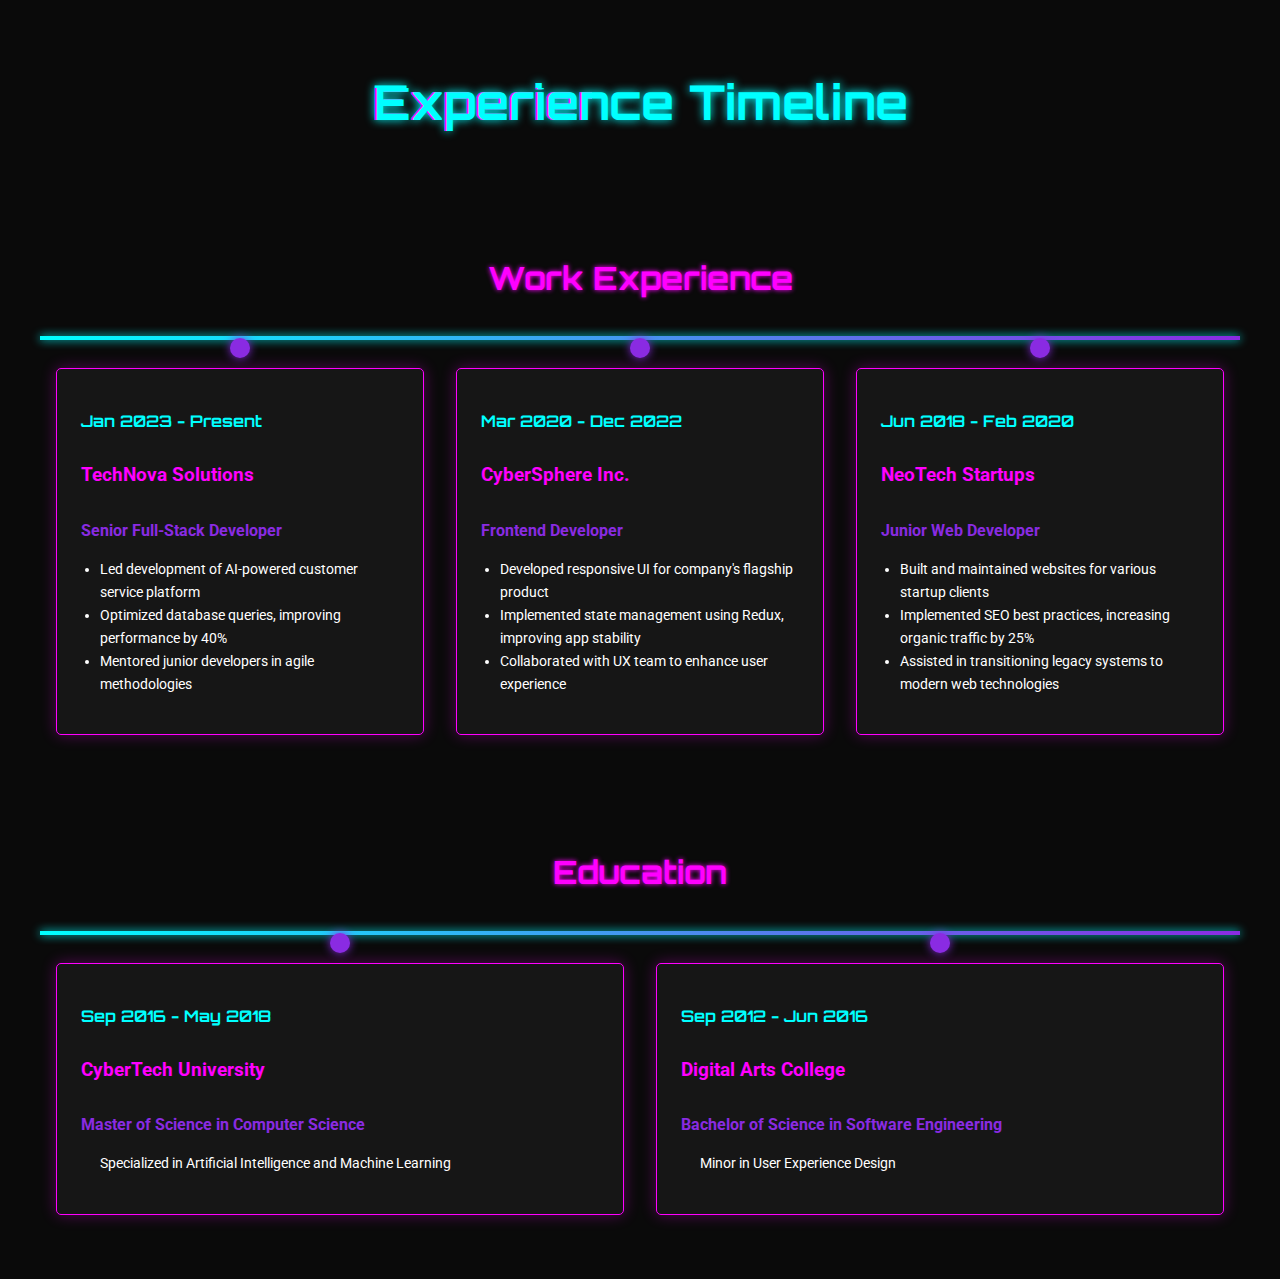
<file: sample3.html>
<!DOCTYPE html>
<html lang="en">
<head>
    <meta charset="UTF-8">
    <meta name="viewport" content="width=device-width, initial-scale=1.0">
    <title>Cyberpunk Horizontal Timeline</title>
    <link rel="stylesheet" href="css/sample3.css">
</head>
<body>
    <div class="container">
        <h1 class="glitch" data-text="Experience Timeline">Experience Timeline</h1>
        
        <section class="timeline work-experience">
            <h2 class="section-title">Work Experience</h2>
            <div class="timeline-container">
                <div class="timeline-item">
                    <div class="timeline-content">
                        <h3 class="date">Jan 2023 - Present</h3>
                        <h4 class="company">TechNova Solutions</h4>
                        <h5 class="position">Senior Full-Stack Developer</h5>
                        <ul class="contributions">
                            <li>Led development of AI-powered customer service platform</li>
                            <li>Optimized database queries, improving performance by 40%</li>
                            <li>Mentored junior developers in agile methodologies</li>
                        </ul>
                    </div>
                </div>
                <div class="timeline-item">
                    <div class="timeline-content">
                        <h3 class="date">Mar 2020 - Dec 2022</h3>
                        <h4 class="company">CyberSphere Inc.</h4>
                        <h5 class="position">Frontend Developer</h5>
                        <ul class="contributions">
                            <li>Developed responsive UI for company's flagship product</li>
                            <li>Implemented state management using Redux, improving app stability</li>
                            <li>Collaborated with UX team to enhance user experience</li>
                        </ul>
                    </div>
                </div>
                <div class="timeline-item">
                    <div class="timeline-content">
                        <h3 class="date">Jun 2018 - Feb 2020</h3>
                        <h4 class="company">NeoTech Startups</h4>
                        <h5 class="position">Junior Web Developer</h5>
                        <ul class="contributions">
                            <li>Built and maintained websites for various startup clients</li>
                            <li>Implemented SEO best practices, increasing organic traffic by 25%</li>
                            <li>Assisted in transitioning legacy systems to modern web technologies</li>
                        </ul>
                    </div>
                </div>
            </div>
        </section>

        <section class="timeline education">
            <h2 class="section-title">Education</h2>
            <div class="timeline-container">
                <div class="timeline-item">
                    <div class="timeline-content">
                        <h3 class="date">Sep 2016 - May 2018</h3>
                        <h4 class="institution">CyberTech University</h4>
                        <h5 class="degree">Master of Science in Computer Science</h5>
                        <p class="details">Specialized in Artificial Intelligence and Machine Learning</p>
                    </div>
                </div>
                <div class="timeline-item">
                    <div class="timeline-content">
                        <h3 class="date">Sep 2012 - Jun 2016</h3>
                        <h4 class="institution">Digital Arts College</h4>
                        <h5 class="degree">Bachelor of Science in Software Engineering</h5>
                        <p class="details">Minor in User Experience Design</p>
                    </div>
                </div>
            </div>
        </section>
    </div>
</body>
</html>
</file>
<file: css/style.css>
@import url('https://fonts.googleapis.com/css2?family=Montserrat:wght@500&display=swap');
@import url('https://fonts.googleapis.com/css2?family=Bebas+Neue&display=swap');

/* For themeing */
:root {
    --background-color: #f8f9fa;

    --primary-color: rgba(255, 31, 143, 0.55);
    --secondary-color: rgba(117, 9, 50, 0.5);
    --tertiary-color: #751fff;
    

    --text-light-color: #edf0f1;
    --text-dark-color: #2c3e50;
    --shadow-color: rgba(0, 0, 0, 0.1);

    --border-radius: 12px;
    --line-height-1: 25px;

    --transition-speed: 0.3s;
    --transition-time: 0.5s;

    /* Spacing System */
    --space-1: 0.25rem;  /* 4px */
    --space-2: 0.5rem;   /* 8px */
    --space-3: 1rem;     /* 16px */
    --space-4: 1.5rem;   /* 24px */
    --space-5: 2rem;     /* 32px */
    --space-6: 3rem;     /* 48px */

    /* Smaller sizes */
    --font-size-10: 0.625rem;  /* 10px */
    --font-size-12: 0.75rem;   /* 12px */
    --font-size-14: 0.875rem;  /* 14px */
    --font-size-16: 1rem;      /* 16px - base font size */
    
    /* Medium sizes */
    --font-size-18: 1.125rem;  /* 18px */
    --font-size-20: 1.25rem;   /* 20px */
    --font-size-24: 1.5rem;    /* 24px */
    --font-size-28: 1.75rem;   /* 28px */
    --font-size-32: 2rem;      /* 32px */
    
    /* Larger sizes */
    --font-size-36: 2.25rem;   /* 36px */
    --font-size-40: 2.5rem;    /* 40px */
    --font-size-48: 3rem;      /* 48px */
    --font-size-56: 3.5rem;    /* 56px */
    --font-size-64: 4rem;      /* 64px */
    --font-size-72: 4.5rem;    /* 72px */
    --font-size-80: 5rem;      /* 80px */
    --font-size-96: 6rem;      /* 96px */

    /* Font Weight */
    --font-weight-light: 300;
    --font-weight-normal: 400;
    --font-weight-medium: 500;
    --font-weight-semibold: 600;
    --font-weight-bold: 700;
  
    /* Line Height */
    --line-height-tight: 1.25;
    --line-height-snug: 1.375;
    --line-height-normal: 1.5;
    --line-height-relaxed: 1.625;
    --line-height-loose: 2;

    /* Breakpoints */
    --breakpoint-sm: 640px;
    --breakpoint-md: 768px;
    --breakpoint-lg: 1024px;
    --breakpoint-xl: 1280px;
    --breakpoint-2xl: 1536px;
}

*,
*::after,
*::before{
    box-sizing: border-box;
    margin: 0;
    border: 0;
    scroll-behavior: smooth;
}

body {
    min-height: 100vh;
    display: flex;
    flex-direction: column;
    align-content: center;
    justify-content: center;
    background: linear-gradient(180deg, rgb(21, 1, 21) 0%, rgb(19, 3, 36) 51%, rgba(50,3,74,1) 100%);
    backdrop-filter: blur(50px);
}

h1, 
h2, 
h3, 
h4, 
h5 {
    font-family: "Bebas Neue", sans-serif;
    font-weight: 200;
} 

p {
    color: var(--text-light-color);
    font-family: "Montserrat", sans-serif;
    font-weight: 100;
    letter-spacing: 0.4px;
    font-size: var(--font-size-16px);
}

a {
    cursor: pointer;
}

li, a, button {
    font-family: "Montserrat", sans-serif;
    font-weight: 500;
    font-size: 16px;
    color: var(--text-light-color);
    text-decoration: none;
}

.cyberpunk-background {
    position: fixed;
    top: 0;
    left: 0;
    width: 100%;
    height: 100%;
    background: linear-gradient(45deg, 
        #1a0033,  /* Darker purple */
        #410330,  /* Darker pink */
        #000d1a   /* Darker blue */
    );
    background-size: 400% 400%;
    animation: gradientShift 15s ease infinite;
}

.content {
    position: relative;
    z-index: 1;
}

@keyframes gradientShift {
    0% { background-position: 0% 50%; }
    50% { background-position: 100% 50%; }
    100% { background-position: 0% 50%; }
}

.grid-overlay {
    position: absolute;
    top: 0;
    left: 0;
    width: 100%;
    height: 100%;
    background-image: 
        linear-gradient(to right, rgba(255,255,255,0.05) 1px, transparent 1px),
        linear-gradient(to bottom, rgba(255,255,255,0.05) 1px, transparent 1px);
    background-size: 50px 50px;
}

.neon-lines {
    position: absolute;
    top: 0;
    left: 0;
    width: 100%;
    height: 100%;
    background: 
        linear-gradient(90deg, transparent 95%, #ff00ff 95%),
        linear-gradient(0deg, transparent 95%, #00ffff 95%);
    background-size: 100px 100px;
    opacity: 0.1;
}

header {
    display: flex;
    justify-content: flex-end;
    align-items: center;
    margin: 30px 10%;
}

main {
    margin: 30px 10%;
    width: min(100% - 2rem, 1200px);
    margin-inline: auto;
}

section {
    min-height: 100vh;
    padding: 5rem 0;
}

button {
    padding: 9px 25px;
    background-color: rgba(0,136,169,1);
    border: none;
    border-radius: var(--border-radius);
    cursor: pointer;
    transition: all 0.3s ease 0s;    
}

button:hover {
    background-color: rgba(0,136,169,0.8);
}

.btn-secondary {
    background-color: var(--secondary-color);
    margin-right: 10px;
}

.text-dark-color {
    color: var(--text-dark-color);
}

.margin-top-100px {
    margin-top: 100px;
}

.margin-top-50px {
    margin-top: 50px;
}

.about-me-description-content > * {
    line-height: var(--line-height-1);
}

.flex-center {
    display: flex;
    justify-content: center;
    align-content: center;
    align-items: center;
}

.big-title {
    color: var(--text-light-color);
    font-size: var(--font-size-80);
    letter-spacing: 2px;
}

.medium-title {
    color: var(--text-light-color);
    font-size: var(--font-size-28);
    letter-spacing: 2px;
    -webkit-text-stroke-color: rgb(226, 90, 231);
    -webkit-text-stroke-width: 1px;
}

.main-description-title {
    position: relative;
    color: var(--text-light-color);
    font-size: var(--font-size-80);
    letter-spacing: 2px;
    line-height: 70px;
    -webkit-text-fill-color: transparent;
    -webkit-text-stroke-color: rgb(226, 90, 231);
    -webkit-text-stroke-width: 1px;
}

.services-secondary-title {
    position: relative;
    color: var(--text-light-color);
    font-size: var(--font-size-56);
    letter-spacing: 2px;
    line-height: 70px;
    -webkit-text-fill-color: transparent;
    -webkit-text-stroke-color: rgb(226, 90, 231);
    -webkit-text-stroke-width: 1px;
}

.font-main-style-stroke {
    -webkit-text-fill-color: transparent;
    -webkit-text-stroke-color: rgb(226, 90, 231);
    -webkit-text-stroke-width: 1px;
}

.main-description-big-span {
    color: var(--text-light-color);
    font-size: var(--font-size-80);
    text-align: center;
    letter-spacing: 2px;
    -webkit-text-fill-color: white;   
}

.section-about-me {
    display: grid;
    grid-template-columns: repeat(2, 1fr);
    padding: var(--space-6) 0;
    gap: 20px;
}

.section-about-me-description {
    display: flex;
    flex-direction: column;
    gap: 20px;
    padding: 5% 14px;
}

.about-me-description-content {
    display: flex;
    flex-direction: column;
    gap: 20px;
    padding: 5% auto;
}

.section-about-me-skills {
    display: grid;
    grid-template-columns: repeat(2, 1fr);
    gap: 50px;
}

.section-about-me-more {
    display: grid;
    grid-template-columns: repeat(2, 1fr);
    gap: 50px;
}

.section-about-me-more .about-me-more-1 {
    order: 2;
}

.section-about-me-more .about-me-more-2 {
    order: 1;
}

picture#main-profile-pic{
    position: relative;
}

picture#main-profile-pic::before {
    content: "";
    position: absolute;
    top: -3%;
    left: -2%;
    width: 8%;
    height: 100px;
    background-color: var(--primary-color);
    box-shadow: 8px 8px var(--tertiary-color), 15px 15px var(--secondary-color);
}

picture#main-profile-pic::after {
    content: "";
    position: absolute;
    top: 60%;
    left: 80%;
    width: 8%;
    height: 100px;
    background-color: var(--primary-color);
    box-shadow: 8px 8px var(--tertiary-color), 15px 15px var(--secondary-color);
}

#main-profile-pic {
    width: 100%;
    max-width: 85%;
    height: auto;
    border-radius: 2% 18%;
    box-shadow: 8px 8px rgba(255, 31, 143, 0.55), 15px 15px rgba(117, 9, 50, 0.5);
}

#title {
    position: relative;
    font-weight: bold;
    font-size: var(--font-size-48);
    cursor: pointer;
    margin-right: auto;
    -webkit-text-fill-color: transparent;
    -webkit-text-stroke-color: white;
    -webkit-text-stroke-width: 1px;
    text-shadow: 8px 8px #ff1f8f8e, 15px 15px #7509327f;
}

#title::before {
    content: "";
    position: absolute;
    top: 110%;
    left: 0;
    background: rgb(255, 255, 255);
    width: 110%;
    height: 5%;
    box-shadow: 8px 8px var(--tertiary-color), 15px 15px #7509327f;
}

#title::after {
    content: "";
    position: absolute;
    top: 10%;
    left: 115%;
    background: rgb(255, 255, 255);
    width: 1%;
    height: 100%;
}

.nav-links {
    list-style: none;
}

.nav-links li {
    display: inline-block;
    padding: 2px 25px;
}

.nav-links li a {
    position: relative;
    transition: all 0.3s ease 0s;
    font-size: 1.15rem;
}

.nav-links li a::before {
    position: absolute;
    content: '';
    top: -20%;
    left: 0;
    background: rgb(255, 255, 255);
    width: 0;
    height: 1%;
    transition: .5s;
}

.nav-links li a::after {
    position: absolute;
    content: '';
    bottom: -20%;
    left: 0;
    background: rgb(255, 255, 255);
    width: 0;
    height: 1%;
    box-shadow: 2px 2px #ff1f8f8e, 5px 5px #7509327f;
    transition: .5s;
}

.nav-links li a:hover {
    color: #ff1f8f;
}

.nav-links li a:hover::before {
    width: 100%;
}

.nav-links li a:hover::after {
    width: 100%;
}

.list-contribution li, .list-added-value li {
    margin: 12px 0;
}

.list-contribution li p, .list-added-value li p {
    color: var(--text-dark-color);
    text-align: left;
}

.list-contribution li, .list-added-value li {
    list-style-image: url('data:image/svg+xml,%3Csvg xmlns=%22http://www.w3.org/2000/svg%22 viewBox=%220 0 89.78 122.88%22%3E%3Cpath fill-rule=%22evenodd%22 clip-rule=%22evenodd%22 d=%22M36.66,29.82h0.41c3.18,0,5.78,2.6,5.78,5.78v37.18h3.74V57.21c0-2.95,2.42-5.37,5.37-5.37h0.41 c3.18,0,5.78,2.6,5.78,5.78v15.57l0.18-0.06h4.05V61.28c0-2.95,2.42-5.37,5.37-5.37h0.41c3.18,0,5.78,2.6,5.78,5.78v10.83 l0.05,0.02L78,72.51v-7.65c0-2.95,2.42-5.37,5.37-5.37h0.41c3.18,0,5.78,2.6,5.78,5.78v16.2c0,0.2-0.01,0.4-0.03,0.59l0.19,0.16 c0.35,10.44-0.36,25.4-8.95,32.87c-8.52,6.92-17.05,8.74-25.89,7.35c-12.07-1.9-18.35-8.44-24.07-18.82L8.18,67.74 C7,64.97,7.16,63.08,8.35,61.88c5.1-3.31,13.41,3.72,22.62,13.67l0.33-0.08V35.19C31.29,32.24,33.71,29.82,36.66,29.82L36.66,29.82 z M40.17,14.29c0,1.57-1.27,2.84-2.84,2.84c-1.57,0-2.84-1.27-2.84-2.84L34.47,2.84c0-1.57,1.27-2.84,2.84-2.84 c1.57,0,2.84,1.27,2.84,2.84L40.17,14.29L40.17,14.29z M14.29,37.76c1.57,0,2.84,1.27,2.84,2.84c0,1.57-1.27,2.84-2.84,2.84 L2.84,43.44C1.27,43.44,0,42.17,0,40.6c0-1.57,1.27-2.84,2.84-2.84L14.29,37.76L14.29,37.76z M22.41,20.77 c1.11,1.11,1.1,2.92-0.01,4.02c-1.11,1.11-2.92,1.1-4.02-0.01l-8.09-8.1c-1.11-1.11-1.1-2.92,0.01-4.02 c1.11-1.11,2.92-1.1,4.02,0.01L22.41,20.77L22.41,20.77z M59.8,43.45c-1.57,0-2.84-1.27-2.84-2.84c0-1.57,1.27-2.84,2.84-2.84 l11.45-0.01c1.57,0,2.84,1.27,2.84,2.84c0,1.57-1.27,2.84-2.84,2.84L59.8,43.45L59.8,43.45z M55.72,24.16 c-1.11,1.11-2.91,1.12-4.02,0.01c-1.11-1.11-1.12-2.91-0.01-4.02l8.09-8.1c1.11-1.11,2.91-1.12,4.02-0.01 c1.11,1.11,1.12,2.91,0.01,4.02L55.72,24.16L55.72,24.16z%22/%3E%3C/svg%3E');
    line-height: var(--line-height-snug);
}

.list-contribution li::marker, .list-added-value li::marker {
    font-size: 1.8em;
    line-height: 0.1;
}

.contribution-title, .company-added-value-title {
    margin: 15px 0px;
    font-weight: var(--font-weight-medium);
    letter-spacing: 0.5px;
}

.section-skillsets-elements {
    display: grid;
    grid-template-columns: repeat(3, 1fr);
    gap: 50px;
}

.skillsets-row {
    display: grid;
    grid-template-columns: repeat(4, 1fr);
    gap: 50px;
}

.skills-tabs {
    display: flex;
    justify-content: space-around;
    align-items: center;
}

.skills-tabs > button {
    width: 100%;
    max-width: 30%;
    margin-top: 50px;
}

.services-title-container {
    display: flex;
    flex-direction: column;
    justify-content: center;
    align-items: center;
}

[role="tab"][aria-selected="true"] {
    border-bottom-color: var(--primary-color);
    color: var(--primary-color);
}

.tab-content {
    background: var(--background-color);
    padding: var(--space-3);
}

[role="tabpanel"] {
    opacity: 0;
    transform: translateY(10px);
    display: none;
    transition: all var(--transition-duration) ease;
}

[role="tabpanel"]:not([hidden]) {
    opacity: 1;
    transform: translateY(0);
    display: grid;
    grid-template-columns: repeat(4, 1fr);
    gap: 50px;
}

.section-contact-me-button {
    margin: 10%;
}

.section-contact-me-button-elements {
    text-align: center;
    max-width: 800px;
    margin: 0 auto;
    padding: 4rem var(--space-5);
}

.section-contact-me-button-elements .big-title {
    font-size: var(--font-size-40);
    font-weight: 700;
    margin-bottom: var(--space-4);
}

.section-contact-me-button-elements p {
    font-size: 1.125rem;
    line-height: 1.6;
    margin-bottom: var(--space-5);
}

.section-services {
    margin-bottom: 100px;
}

.section-portfolio {
    display: flex;
    flex-direction: column;
    justify-content: center;
    align-items: center;
}

.skillset-box {
    border: 3px solid #edf0f1;
    border-radius: 20px;
    padding: 20px;
    display: flex;
    flex-direction: column;
    width: 300px;
    gap: 10px;
}

.skillset-box ul {
    margin-right: 100px;
    padding-left: 20px;
}

.skillset-box ul li {
    margin-top: 10px;
}

.section-portfolio-elements {
    display: flex;
    justify-content: center;
    align-items: center;
    gap: 10%;
}

.section-achievement-elements{
    display: grid;
    grid-template-columns: repeat(3, 1fr);
    gap: 15px;
}

.section-experience-content {
    display: grid;
    grid-template-columns: repeat(auto-fit, minmax(500px, 1fr));
}

.achievement-content {
    display: flex;
    justify-content: center;
    align-content: center;
    align-items: center;
    padding: 10px;
}

.card {
    background-color: var(--background-color);
    border-radius: var(--border-radius);
    box-shadow: 5px 4px var(--tertiary-color), 10px 8px var(--primary-color);
    overflow: hidden;
    width: 100%;
    max-width: 1000px;
    transition: transform var(--transition-speed), box-shadow var(--transition-speed);
    padding: 25px;
}

.card-skill {
    background-color: #fff;
    border-radius: var(--border-radius);
    box-shadow: 5px 5px #ff1f8f8e, 8px 8px var(--tertiary-color), 10px 10px #7509327f;
    overflow: hidden;
    width: 80%;
    height: 225px;
    max-width: 350px;
    transition: transform var(--transition-speed), box-shadow var(--transition-speed);
    margin-top: 50px;
}

.card:hover, .card-skill:hover {
    transform: translateY(-5px);
    box-shadow: 0px 6px 12px rgba(0, 0, 0, 0.15);
}

.card-header {
    color: var(--text-light-color);
    padding: 20px;
    font-size: 1.25rem;
    font-weight: bold;
}

.card-description-services {
    color: var(--text-dark-color);
    line-height: 1.5;
    padding: 10px 15px;
    margin: 0px 0px 10px 0px;
    text-align: center;
    font-size: var(--font-size-16px);
}

.card-description-achievement {
    margin-left: 15px;
    color: var(--text-dark-color);
    font-weight: 500;
    text-align: center;
    font-size: var(--font-size-20);
}

.card-link-dark {
    padding: 10px 15px;
    margin: 0px 0px 10px 0px;
    color: var(--primary-color);
}

.card-others-container {
    display: grid;
    grid-template-columns: repeat(2, 1fr);
    gap: 15px;
}

.bordered-description {
    color: var(--text-dark-color);
    line-height: 1.5;
    padding: 10px 15px;
    margin: 0px 0px 10px 0px;
    text-align: center;
    padding: 0 15px; 
    margin-top: 5px;
    border-bottom: 2px solid #24252a18;
}

.card-title-description {
    color: var(--text-dark-color);
    padding: 0px 20px;
    margin: 10px 5px;
    font-weight: 500;
    text-align: center;
    font-size: var(--font-size-48);
}

.card-small-title-description {
    color: var(--text-dark-color);
    padding: 0px 20px;
    margin: 10px 5px;
    font-weight: 500;
    text-align: center;
    font-size: var(--font-size-24);
}

.card-image-container {
    margin: 20px 5px;
    display: flex;
    gap: 5px;
    justify-content: space-evenly;
    align-items: center;
}

.card-image {
    width: 30%;
    height: 200px;
    object-fit: cover;
    border-radius: 12px 15px;
}

.card-icon-image {
    width: 40%;
    object-fit: cover;
}

.card-container-image {
    display: flex;
    align-content: center;
    justify-content: center;
}

.card-footer {
    background-color: var(--secondary-color);
    color: var(--text-light-color);
    padding: 15px 20px;
    text-align: center;
    font-size: 0.9rem;
}

footer {
    background-color: var(--secondary-color);
    padding: 15px 20px;
}

.footer-content {
    display: flex;
    flex-wrap: wrap;
    justify-content: space-between;
}

.footer-logo {
    flex: 1;
}

.footer-links,
.footer-subscribe,
.footer-socials {
    flex: 1;
    margin: 10px;
}

.footer-links ul,
.footer-socials ul {
    list-style-type: none;
    padding: 0;
}

.footer-links a:hover,
.footer-socials a:hover {
    text-decoration: underline;
}

.footer-subscribe {
    display: flex;
}

.footer-subscribe input[type="email"] {
    padding: 10px;
    border: none;
    border-radius: 5px 0 0 5px;
}

.footer-subscribe button {
    padding: 10px;
    border-radius: 0 5px 5px 0;
}

.footer-bottom {
    text-align: center;
    margin-top: 80px;
}

.list-description {
    list-style-type: none;    
    padding: 0;
}

.list-description li {
    margin-top: 8px;
}

.timeline {
    position: relative;
    margin: var(--space-5) 0;
}

.timeline::before {
    content: '';
    position: absolute;
    width: 2px;
    background-color: var(--primary-color);
    top: 0;
    bottom: 0;
    left: 1%;
    margin-left: -1px;
}

.timeline-item {
    padding: var(--space-3) var(--space-5);
    position: relative;
    background-color: white;
    width: 500px;
    border-radius: 8px;
    box-shadow: 0 4px 6px rgba(0, 0, 0, 0.1);
    margin: 35px;
}

.timeline-item::before {
    content: '';
    position: absolute;
    width: 25px;
    height: 25px;
    background-color: white;
    border: 4px solid var(--primary-color);
    top: 50%;
    left: -42px;
    transform: translateY(-50%);
    border-radius: 50%;
    z-index: 1;
}

.timeline-content h2 {
    margin-bottom: var(--space-2);
    color: var(--primary-color);
}

.timeline-content p {
    margin-bottom: 0;
}

.timeline-experience-item {
    font-size: var(--font-size-14); 
    padding: 5px 5px;
    color: var(--text-dark-color);
}

.timeline-experience-job-title {
    font-size: var(--font-size-32);
    padding: 10px 5px 0px 5px;
    line-height: 40px;
}

.timeline-experience-company {
    color: var(--primary-color);
    padding: 0px 5px;
}

.timeline-experience-description {
    margin: 20px 0px 20px 5px;
    font-size: var(--font-size-14);
    color: var(--text-dark-color);
}

.timeline-experience-item-line {
    border: 1px solid var(--secondary-color);
    width: 80%;
    margin: 5px 5px;
}

.working-exp-bg-content,
.educational-exp-bg-content {
    margin-bottom: 30px;
}

.carousel {
    width: 100%;
    max-width: 1300px;
    height: 850px;
    overflow: hidden;
    position: relative;
    background-color: linear-gradient(180deg, rgb(21, 1, 21) 0%, rgba(50,3,74,1) 51%, rgb(14, 0, 30) 100%);
    border-radius: 10px 12px;
}

.carousel-container {
    display: flex;
    transition: transform var(--transition-time) ease-in-out;
    height: 100%;
}

.carousel-slide {
    display: flex;
    flex: 0 0 100%;
    flex-direction: column;
    justify-content: center;
    align-items: center;
    text-align: center;
    padding: var(--space-5);
}

.carousel-slide-row {
    display: flex;
    flex: 0 0 100%;
    flex-direction: row;
    justify-content: center;
    align-items: center;
    text-align: center;
    padding: var(--space-5);
}

.carousel-btn {
    position: absolute;
    top: 50%;
    transform: translateY(-50%);
    border: none;
    font-size: 1.5rem;
    padding: var(--space-2) var(--space-4);
    cursor: pointer;
    transition: all var(--transition-speed) ease 0s;
    border-radius: 20%;
}

.carousel-btn:hover {
    transform: translateY(-45px);
}

.carousel-btn-prev {
    left: 0;
}

.carousel-btn-left-image {
    width: 9.5rem;
}

.carousel-btn-next {
    right: -5%;
}

.carousel-btn-right-image {
    width: 9.5rem;
}

.arrow {
    position: relative;
    width: 120px;
    height: 60px;
}

.chevron-left {
    position: absolute;
    width: 40px;
    height: 40px;
    border-style: solid;
    border-width: 8px 8px 0 0;
    transform: rotate(-135deg);
}

.chevron-right {
    position: absolute;
    width: 40px;
    height: 40px;
    border-style: solid;
    border-width: 8px 8px 0 0;
    transform: rotate(45deg);
}

.chevron-left:nth-child(1) {
    left: 0;
    border-color: #ff00ff;
    animation: pulse 1.5s infinite;
}

.chevron-left:nth-child(2) {
    left: 20px;
    border-color: #ff33cc;
    animation: pulse 1.5s infinite 0.2s;
}

.chevron-left:nth-child(3) {
    left: 40px;
    border-color: #cc66ff;
    animation: pulse 1.5s infinite 0.4s;
}

.chevron-right:nth-child(1) {
    left: 0;
    border-color: #ff00ff;
    animation: rev-pulse 1.5s infinite;
}

.chevron-right:nth-child(2) {
    left: 20px;
    border-color: #ff33cc;
    animation: rev-pulse 1.5s infinite 0.2s;
}

.chevron-right:nth-child(3) {
    left: 40px;
    border-color: #cc66ff;
    animation: rev-pulse 1.5s infinite 0.4s;
}

@keyframes pulse {
    0% {
        opacity: 0.3;
        transform: rotate(-135deg) scale(1);
    }
    50% {
        opacity: 1;
        transform: rotate(-135deg) scale(1.2);
    }
    100% {
        opacity: 0.3;
        transform: rotate(-135deg) scale(1);
    }
}

@keyframes rev-pulse {
    0% {
        opacity: 0.3;
        transform: rotate(45deg) scale(1);
    }
    50% {
        opacity: 1;
        transform: rotate(45deg) scale(1.2);
    }
    100% {
        opacity: 0.3;
        transform: rotate(45deg) scale(1);
    }
}

.carousel-dots {
    position: absolute;
    bottom: 0;
    left: 50%;
    transform: translateX(-50%);
    display: flex;
    gap: var(--space-2);
}

.carousel-dot {
    width: 15px;
    height: 15px;
    border-radius: 50%;
    background-color: rgba(255, 255, 255, 0.5);
    transition: background-color var(--transition-speed);
}

.carousel-dot.active {
    background-color: var(--primary-color);
}

.modal-overlay {
    position: fixed;
    top: 0;
    left: 0;
    width: 100%;
    height: 100%;
    background-color: rgba(0, 0, 0, 0.5);
    display: none;
    justify-content: center;
    align-content: center;
}

.modal {
    margin-top: 2.5%;
    background-color: var(--background-color);
    border-radius: 8px;
    box-shadow: 0 4px 6px var(--shadow-color);
    width: 90%;
    max-width: 1000px;
    height: 100%;
    max-height: 650px;
    display: flex;
    flex-direction: column;
}

.modal-header {
    padding: 20px;
    border-bottom: 1px solid #eee;
}

.modal-header h2 {
    color: var(--primary-color);
    font-size: 1.5rem;
}

.modal-body {
    padding: 20px;
    flex-grow: 1;
}

.modal-footer {
    padding: 20px;
    border-top: 1px solid #eee;
    display: flex;
    justify-content: flex-end;
}

/* Media Queries */
@media (max-width: 480px){

}

@media (max-width: 640px){

}

@media (max-width: 768px){
    .section-about-me {
        grid-template-columns: 1fr;
    }

    .section-about-me picture {
        text-align: center;
    }

    .section-about-me-description {
        padding: 5% 5%;
    }

    .main-description-title, .main-description-big-span {
        font-size: var(--font-size-56);
        text-align: center;
    }

    .about-me-description-content {
        text-align: center;
    }

    .about-me-description-content > *{
        font-size: var(--font-size-14);
    }

    #main-profile-pic {
        max-width: 50%;
        margin: 0 auto;
    }

    .modal {
        width: 95%;
    }

    .section-contact-me-button-elements {
        padding: var(--space-6) var(--space-3);
    }

    .section-contact-me-button-elements .big-title {
        font-size: var(--space-5);
    }

    .section-contact-me-button-elements p {
        font-size: var(--space-3);
    }
}

@media (max-width: 1024px){
    .section-about-me {
        grid-template-columns: 1fr;
    }

    .section-about-me picture {
        text-align: center;
    }

    .section-about-me-description {
        padding: 5% 5%;
    }

    #main-profile-pic {
        max-width: 40%;
        margin: 0 auto;
    }
}

@media (max-width: 1280px){

}

@media (max-width: 1536px){

}
</file>
<file: css/sample.css>
@import url('https://fonts.googleapis.com/css2?family=Orbitron:wght@400;700&family=Roboto:wght@300;400&display=swap');

:root {
    --neon-pink: #ff00ff;
    --neon-blue: #00ffff;
    --neon-violet: #8a2be2;
    --dark-bg: #0a0a0a;
}

body {
    margin: 0;
    padding: 0;
    background-color: var(--dark-bg);
    color: #ffffff;
    font-family: 'Roboto', sans-serif;
    display: flex;
    justify-content: center;
    align-items: center;
    min-height: 100vh;
    overflow: hidden;
}

.carousel-container {
    width: 80%;
    max-width: 800px;
    height: 400px;
    position: relative;
    perspective: 1000px;
}

.carousel {
    width: 100%;
    height: 100%;
    position: absolute;
    transform-style: preserve-3d;
    animation: rotate 15s infinite linear;
}

.slide {
    position: absolute;
    width: 60%;
    height: 100%;
    top: 10px;
    left: 10px;
    right: 10px;
    bottom: 10px;
    background: rgba(0, 0, 0, 0.8);
    border: 2px solid var(--neon-blue);
    border-radius: 10px;
    box-shadow: 0 0 15px var(--neon-blue), inset 0 0 15px var(--neon-blue);
    display: flex;
    flex-direction: column;
    justify-content: center;
    align-items: center;
    padding: 20px;
    box-sizing: border-box;
    text-align: center;
    transition: transform 0.5s;
}

.slide:nth-child(1) { transform: rotateY(0deg) translateZ(300px); }
.slide:nth-child(2) { transform: rotateY(120deg) translateZ(300px); }
.slide:nth-child(3) { transform: rotateY(240deg) translateZ(300px); }

.slide h2 {
    font-family: 'Orbitron', sans-serif;
    font-size: 2em;
    color: var(--neon-pink);
    text-shadow: 0 0 5px var(--neon-pink);
    margin-bottom: 10px;
}

.slide .summary {
    font-size: 1em;
    margin-bottom: 20px;
    color: #ffffff;
}

.slide .tools {
    list-style-type: none;
    padding: 0;
    display: flex;
    justify-content: center;
    flex-wrap: wrap;
}

.slide .tools li {
    background-color: var(--neon-violet);
    color: #ffffff;
    padding: 5px 10px;
    margin: 5px;
    border-radius: 15px;
    font-size: 0.8em;
    box-shadow: 0 0 5px var(--neon-violet);
}

@keyframes rotate {
    from { transform: rotateY(0deg); }
    to { transform: rotateY(360deg); }
}

/* Glitch effect */
.slide::before {
    content: '';
    position: absolute;
    top: 0;
    left: 0;
    width: 100%;
    height: 100%;
    background: linear-gradient(45deg, transparent 65%, var(--neon-blue) 65%, var(--neon-blue) 70%, transparent 70%);
    background-size: 200% 200%;
    animation: glitch 5s linear infinite;
    opacity: 0.1;
}

@keyframes glitch {
    0% { background-position: 0 0; }
    100% { background-position: 200% 200%; }
}

/* Add responsiveness */
@media (max-width: 768px) {
    .carousel-container {
        width: 90%;
        height: 300px;
    }

    .slide {
        width: 80%;
    }

    .slide h2 {
        font-size: 1.5em;
    }

    .slide .summary {
        font-size: 0.9em;
    }

    .slide .tools li {
        font-size: 0.7em;
    }
}
</file>
<file: css/sample2.css>
@import url('https://fonts.googleapis.com/css2?family=Orbitron:wght@400;700&family=Roboto:wght@300;400&display=swap');

:root {
    --neon-pink: #ff00ff;
    --neon-blue: #00ffff;
    --neon-violet: #8a2be2;
    --dark-bg: #0a0a0a;
    --card-bg: rgba(20, 20, 20, 0.8);
}

body {
    margin: 0;
    padding: 0;
    background-color: var(--dark-bg);
    color: #ffffff;
    font-family: 'Roboto', sans-serif;
    line-height: 1.6;
}

.container {
    max-width: 1200px;
    margin: 0 auto;
    padding: 2rem;
}

h1 {
    font-family: 'Orbitron', sans-serif;
    font-size: 3rem;
    text-align: center;
    margin-bottom: 2rem;
    color: var(--neon-blue);
    text-shadow: 0 0 10px var(--neon-blue);
}

.achievement-grid {
    display: grid;
    grid-template-columns: repeat(auto-fit, minmax(250px, 1fr));
    gap: 2rem;
}

.achievement-card {
    background-color: var(--card-bg);
    border: 2px solid var(--neon-pink);
    border-radius: 10px;
    padding: 1.5rem;
    text-align: center;
    transition: all 0.3s ease;
    position: relative;
    overflow: hidden;
}

.achievement-card::before {
    content: '';
    position: absolute;
    top: -50%;
    left: -50%;
    width: 200%;
    height: 200%;
    background: linear-gradient(
        to bottom right,
        rgba(255, 255, 255, 0.1) 0%,
        rgba(255, 255, 255, 0.05) 40%,
        rgba(255, 255, 255, 0) 50%
    );
    transform: rotate(-45deg);
    transition: all 0.3s ease;
}

.achievement-card:hover {
    transform: translateY(-5px);
    box-shadow: 0 5px 15px rgba(255, 0, 255, 0.4);
}

.achievement-card:hover::before {
    top: -75%;
    left: -75%;
}

.achievement-icon {
    font-size: 3rem;
    margin-bottom: 1rem;
}

.achievement-card h2 {
    font-family: 'Orbitron', sans-serif;
    font-size: 1.2rem;
    color: var(--neon-violet);
    margin-bottom: 0.5rem;
}

.achievement-card p {
    font-size: 0.9rem;
    color: #cccccc;
}

/* Glitch effect for the title */
.glitch {
    position: relative;
}

.glitch::before,
.glitch::after {
    content: attr(data-text);
    position: absolute;
    top: 0;
    left: 0;
    width: 100%;
    height: 100%;
}

.glitch::before {
    left: 2px;
    text-shadow: -2px 0 var(--neon-pink);
    clip: rect(24px, 550px, 90px, 0);
    animation: glitch-anim-2 3s infinite linear alternate-reverse;
}

.glitch::after {
    left: -2px;
    text-shadow: -2px 0 var(--neon-violet);
    clip: rect(85px, 550px, 140px, 0);
    animation: glitch-anim 2.5s infinite linear alternate-reverse;
}

@keyframes glitch-anim {
    0% {
        clip: rect(17px, 9999px, 94px, 0);
    }
    20% {
        clip: rect(37px, 9999px, 44px, 0);
    }
    40% {
        clip: rect(58px, 9999px, 54px, 0);
    }
    60% {
        clip: rect(80px, 9999px, 66px, 0);
    }
    80% {
        clip: rect(108px, 9999px, 85px, 0);
    }
    100% {
        clip: rect(129px, 9999px, 144px, 0);
    }
}

@keyframes glitch-anim-2 {
    0% {
        clip: rect(129px, 9999px, 36px, 0);
    }
    20% {
        clip: rect(36px, 9999px, 92px, 0);
    }
    40% {
        clip: rect(62px, 9999px, 73px, 0);
    }
    60% {
        clip: rect(15px, 9999px, 34px, 0);
    }
    80% {
        clip: rect(103px, 9999px, 71px, 0);
    }
    100% {
        clip: rect(43px, 9999px, 50px, 0);
    }
}

/* Responsive design */
@media screen and (max-width: 768px) {
    .container {
        padding: 1rem;
    }

    h1 {
        font-size: 2rem;
    }

    .achievement-grid {
        grid-template-columns: repeat(auto-fit, minmax(200px, 1fr));
        gap: 1rem;
    }

    .achievement-card {
        padding: 1rem;
    }

    .achievement-icon {
        font-size: 2.5rem;
    }

    .achievement-card h2 {
        font-size: 1rem;
    }

    .achievement-card p {
        font-size: 0.8rem;
    }
}
</file>
<file: css/sample3.css>
@import url('https://fonts.googleapis.com/css2?family=Orbitron:wght@400;700&family=Roboto:wght@300;400;700&display=swap');

:root {
    --neon-pink: #ff00ff;
    --neon-blue: #00ffff;
    --neon-violet: #8a2be2;
    --dark-bg: #0a0a0a;
    --light-text: #ffffff;
    --timeline-height: 4px;
}

body {
    margin: 0;
    padding: 0;
    background-color: var(--dark-bg);
    color: var(--light-text);
    font-family: 'Roboto', sans-serif;
    line-height: 1.6;
}

.container {
    max-width: 1200px;
    margin: 0 auto;
    padding: 2rem;
}

h1, h2 {
    font-family: 'Orbitron', sans-serif;
    text-align: center;
}

h1 {
    font-size: 3rem;
    margin-bottom: 2rem;
    color: var(--neon-blue);
    text-shadow: 0 0 10px var(--neon-blue);
}

.section-title {
    font-size: 2rem;
    color: var(--neon-pink);
    text-shadow: 0 0 5px var(--neon-pink);
    margin-top: 3rem;
    margin-bottom: 2rem;
}

.timeline {
    position: relative;
    padding: 2rem 0;
}

.timeline-container {
    position: relative;
    display: flex;
    justify-content: space-between;
    padding-top: 2rem;
}

.timeline-container::before {
    content: '';
    position: absolute;
    top: 0;
    left: 0;
    right: 0;
    height: var(--timeline-height);
    background: linear-gradient(to right, var(--neon-blue), var(--neon-violet));
    box-shadow: 0 0 10px var(--neon-blue);
}

.timeline-item {
    flex: 1;
    margin: 0 1rem;
    position: relative;
}

.timeline-content {
    background: rgba(255, 255, 255, 0.05);
    border: 1px solid var(--neon-pink);
    border-radius: 5px;
    padding: 1.5rem;
    box-shadow: 0 0 15px rgba(255, 0, 255, 0.3);
}

.timeline-content::before {
    content: '';
    position: absolute;
    top: -30px;
    left: 50%;
    transform: translateX(-50%);
    width: 20px;
    height: 20px;
    background: var(--neon-violet);
    border-radius: 50%;
    box-shadow: 0 0 10px var(--neon-violet);
}

.date {
    font-family: 'Orbitron', sans-serif;
    font-size: 1rem;
    color: var(--neon-blue);
    margin-bottom: 0.5rem;
}

.company, .institution {
    font-size: 1.2rem;
    color: var(--neon-pink);
    margin-bottom: 0.3rem;
}

.position, .degree {
    font-size: 1rem;
    color: var(--neon-violet);
    margin-bottom: 0.5rem;
}

.contributions, .details {
    font-size: 0.9rem;
    color: var(--light-text);
    padding-left: 1.2rem;
}

/* Glitch effect for the title */
.glitch {
    position: relative;
}

.glitch::before,
.glitch::after {
    content: attr(data-text);
    position: absolute;
    top: 0;
    left: 0;
    width: 100%;
    height: 100%;
}

.glitch::before {
    left: 2px;
    text-shadow: -2px 0 var(--neon-pink);
    clip: rect(24px, 550px, 90px, 0);
    animation: glitch-anim 2s infinite linear alternate-reverse;
}

.glitch::after {
    left: -2px;
    text-shadow: -2px 0 var(--neon-violet);
    clip: rect(85px, 550px, 140px, 0);
    animation: glitch-anim 2s infinite linear alternate-reverse;
}

@keyframes glitch-anim {
    0% {
        clip: rect(17px, 9999px, 94px, 0);
    }
    25% {
        clip: rect(37px, 9999px, 44px, 0);
    }
    50% {
        clip: rect(58px, 9999px, 54px, 0);
    }
    75% {
        clip: rect(80px, 9999px, 66px, 0);
    }
    100% {
        clip: rect(108px, 9999px, 85px, 0);
    }
}

/* Responsive design */
@media screen and (max-width: 1024px) {
    .timeline-container {
        flex-direction: column;
    }

    .timeline-item {
        margin: 2rem 0;
    }

    .timeline-content::before {
        top: -20px;
        left: 20px;
        transform: none;
    }

    .timeline-container::before {
        left: 20px;
        right: auto;
        height: 100%;
        width: var(--timeline-height);
        background: linear-gradient(to bottom, var(--neon-blue), var(--neon-violet));
    }
}

@media screen and (max-width: 768px) {
    .container {
        padding: 1rem;
    }

    h1 {
        font-size: 2rem;
    }

    .section-title {
        font-size: 1.5rem;
    }
}
</file>
